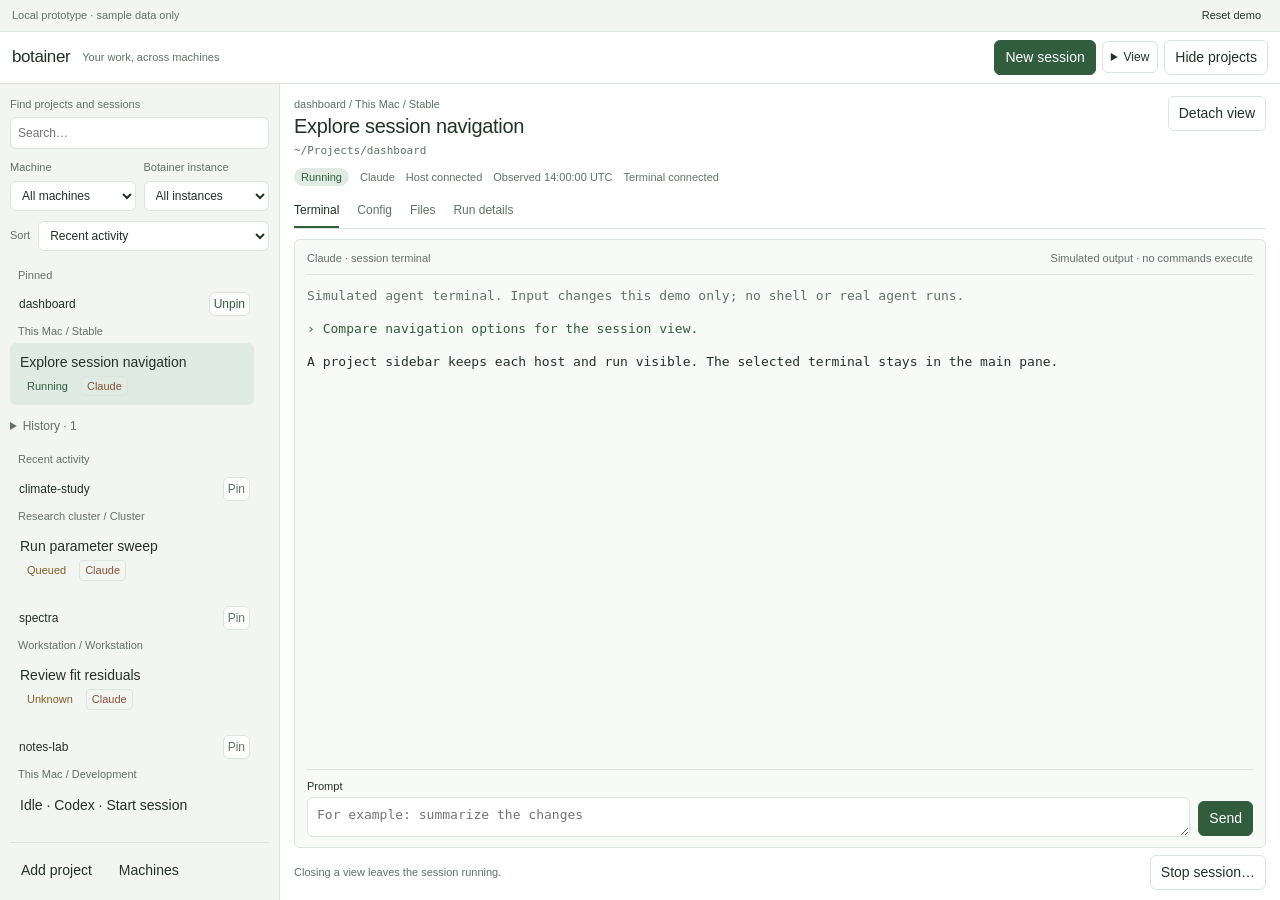
<file: prototype/index.html>
<!doctype html>
<!-- Generated by tools/prototype.py; edit workspace.html, model.js, controller.js. -->
<html lang="en">
<head>
  <meta charset="utf-8">
  <meta name="viewport" content="width=device-width, initial-scale=1">
  <meta name="referrer" content="no-referrer">
  <meta http-equiv="Content-Security-Policy" content="default-src 'none'; script-src 'unsafe-inline'; style-src 'unsafe-inline'; connect-src 'none'; img-src 'none'; font-src 'none'; object-src 'none'; base-uri 'none'; form-action 'none'">
  <title>Botainer Dashboard — terminal workspace prototype</title>
  <style>
    :root { color-scheme: light dark; }
    html, body.bt-standalone { width: 100%; height: 100%; margin: 0; padding: 0; overflow: hidden; }
    body.bt-standalone { background: light-dark(#fff, #1a1d1c); }
    @media (pointer: fine) { #botainer-study .cursor-interaction { cursor: pointer; } }
  </style>
</head>
<body class="bt-standalone">
<div id="botainer-study" aria-label="Botainer interactive prototype">
  <style>
    #botainer-study { --bt-bg:light-dark(#fff,#1a1d1c); --bt-side:light-dark(#f3f5f2,#202522); --bt-fg:light-dark(#233129,#e5ece7); --bt-muted:light-dark(#637168,#a6b5aa); --bt-line:light-dark(#dce4de,#354139); --bt-sel:light-dark(#e0ece3,#304b37); --bt-accent:light-dark(#305f3e,#b1d9b8); --bt-button:light-dark(#315d3e,#b8d8bd); --bt-button-fg:light-dark(#fff,#1a2a1e); --bt-term:light-dark(#f8faf8,#131a16); --bt-warn:light-dark(#805e21,#e8c67e); --bt-danger:light-dark(#983e36,#edaca4); --bt-sidebar-width:280px; color:var(--bt-fg); background:var(--bt-bg); font:14px/1.5 -apple-system,BlinkMacSystemFont,"Segoe UI",sans-serif; width:100%; min-width:0; }
    #botainer-study * { box-sizing:border-box; }
    #botainer-study [hidden] { display:none!important; }
    #botainer-study button, #botainer-study input, #botainer-study select, #botainer-study textarea { font:inherit; }
    #botainer-study button { border:1px solid var(--bt-line); border-radius:6px; background:var(--bt-bg); color:var(--bt-fg); padding:6px 10px; max-width:100%; }
    #botainer-study button:disabled { opacity:.45; }
    #botainer-study button.bt-primary { background:var(--bt-button); border-color:var(--bt-button); color:var(--bt-button-fg); }
    #botainer-study button.bt-danger { color:var(--bt-danger); }
    #botainer-study button.bt-quiet { background:transparent; border-color:transparent; }
    #botainer-study button:focus-visible, #botainer-study input:focus-visible, #botainer-study select:focus-visible, #botainer-study textarea:focus-visible, #botainer-study summary:focus-visible { outline:2px solid var(--bt-accent); outline-offset:2px; }
    #botainer-study label { display:block; font-size:12px; min-width:0; }
    #botainer-study input, #botainer-study select, #botainer-study textarea { display:block; width:100%; min-width:0; margin-top:5px; padding:7px 9px; background:var(--bt-bg); color:var(--bt-fg); border:1px solid var(--bt-line); border-radius:6px; }
    #botainer-study input[type="range"] { padding:0; border:0; accent-color:var(--bt-accent); }
    #botainer-study .bt-demo { display:flex; align-items:center; justify-content:space-between; gap:6px 12px; flex-wrap:wrap; flex-shrink:0; padding:4px 12px; font-size:11px; color:var(--bt-muted); background:var(--bt-side); border-bottom:1px solid var(--bt-line); }
    #botainer-study .bt-demo button { font-size:11px; padding:2px 6px; }
    #botainer-study .bt-window { display:flex; flex-direction:column; border:1px solid var(--bt-line); border-radius:8px; background:var(--bt-bg); min-width:0; min-height:540px; }
    #botainer-study .bt-top { display:flex; align-items:center; justify-content:space-between; gap:6px 14px; flex-wrap:wrap; flex-shrink:0; padding:8px 12px; border-bottom:1px solid var(--bt-line); }
    #botainer-study .bt-brand { min-width:0; font-size:17px; font-weight:500; letter-spacing:-.4px; display:flex; align-items:center; gap:12px; }
    #botainer-study .bt-brand span { color:var(--bt-muted); font-size:11px; font-weight:400; letter-spacing:0; }
    #botainer-study .bt-top-actions { display:flex; align-items:center; justify-content:flex-end; gap:6px; flex-wrap:wrap; min-width:0; }
    #botainer-study .bt-view-options { position:relative; margin:0; }
    #botainer-study .bt-view-options > summary { padding:6px 8px; border:1px solid var(--bt-line); border-radius:6px; color:var(--bt-fg); font-size:12px; list-style-position:inside; }
    #botainer-study .bt-view-menu { position:absolute; top:calc(100% + 8px); right:0; width:240px; max-width:calc(100vw - 24px); z-index:40; padding:14px; border:1px solid var(--bt-line); border-radius:8px; background:var(--bt-bg); box-shadow:0 8px 24px #0002; }
    #botainer-study .bt-view-menu button { width:100%; margin-bottom:12px; }
    #botainer-study .bt-layout { position:relative; display:grid; grid-template-columns:var(--bt-sidebar-width) minmax(0,1fr); grid-template-areas:"sidebar main"; flex:1; min-width:0; min-height:0; }
    #botainer-study .bt-sidebar { grid-area:sidebar; display:flex; flex-direction:column; gap:12px; min-width:0; min-height:0; padding:12px 10px; background:var(--bt-side); border-right:1px solid var(--bt-line); }
    #botainer-study .bt-sidebar-heading { display:flex; align-items:center; justify-content:space-between; gap:6px; font-size:12px; font-weight:500; }
    #botainer-study .bt-sidebar-filters { flex-shrink:0; display:grid; gap:10px; }
    #botainer-study .bt-filter-grid { display:grid; grid-template-columns:repeat(2,minmax(0,1fr)); gap:8px; }
    #botainer-study .bt-sidebar-filters label { color:var(--bt-muted); font-size:11px; }
    #botainer-study .bt-sidebar-filters input, #botainer-study .bt-sidebar-filters select { font-size:12px; padding:6px 7px; }
    #botainer-study .bt-sort-control { display:flex; align-items:center; gap:8px; }
    #botainer-study .bt-sort-control select { flex:1; margin:0; }
    #botainer-study .bt-projects { min-width:0; min-height:0; flex:1; overflow:auto; overscroll-behavior:contain; scrollbar-gutter:stable; }
    #botainer-study .bt-group { margin-bottom:16px; min-width:0; }
    #botainer-study .bt-list-heading { padding:0 8px; margin:4px 0 9px; color:var(--bt-muted); font-size:11px; }
    #botainer-study .bt-group-name, #botainer-study .bt-project-heading { display:flex; align-items:center; justify-content:space-between; gap:4px; padding:0 4px 4px; font-size:12px; font-weight:500; overflow-wrap:anywhere; }
    #botainer-study .bt-group-name button, #botainer-study .bt-project-heading button { padding:2px 4px; text-align:left; min-width:0; }
    #botainer-study .bt-project-heading .bt-project-name { flex:1; }
    #botainer-study .bt-pin { flex:0 0 auto; font-size:12px; color:var(--bt-muted); }
    #botainer-study .bt-pin[aria-pressed="true"] { color:var(--bt-accent); }
    #botainer-study .bt-session { width:100%; display:block; text-align:left; border:1px solid transparent; background:transparent; padding:8px 9px; margin-bottom:2px; }
    #botainer-study .bt-session[aria-pressed="true"] { background:var(--bt-sel); }
    #botainer-study .bt-session span { display:block; overflow-wrap:anywhere; }
    #botainer-study .bt-session-meta { color:var(--bt-muted); font-size:11px; margin-top:3px; }
    #botainer-study .bt-session .bt-session-meta { display:flex; align-items:center; gap:6px; flex-wrap:wrap; }
    #botainer-study .bt-project-context { padding:0 8px 3px; }
    #botainer-study .bt-agent-tag { display:inline-flex!important; align-items:center; border:1px solid var(--bt-line); border-radius:4px; padding:0 5px; font-size:11px; line-height:1.7; color:var(--bt-muted); white-space:nowrap; vertical-align:middle; }
    #botainer-study .bt-agent-tag[data-agent="claude"] { color:light-dark(#855039,#e7b39a); }
    #botainer-study .bt-agent-tag[data-agent="codex"] { color:light-dark(#355f83,#a4c6e2); }
    #botainer-study .bt-side-actions { display:flex; gap:5px; flex-wrap:wrap; flex-shrink:0; border-top:1px solid var(--bt-line); padding-top:10px; }
    #botainer-study .bt-main { grid-area:main; display:flex; flex-direction:column; min-width:0; min-height:0; padding:12px 14px 10px; }
    #botainer-study [data-slot="workspace"] { display:flex; flex-direction:column; flex:1; min-width:0; min-height:0; }
    #botainer-study .bt-eyebrow { color:var(--bt-muted); font-size:11px; margin-bottom:2px; overflow-wrap:anywhere; }
    #botainer-study h2 { font-size:20px; font-weight:500; line-height:1.25; letter-spacing:-.3px; margin:0 0 4px; overflow-wrap:anywhere; }
    #botainer-study h3 { font-size:15px; font-weight:500; margin:0 0 7px; }
    #botainer-study p { margin:7px 0; }
    #botainer-study .bt-heading { display:flex; align-items:flex-start; justify-content:space-between; gap:6px 12px; flex-wrap:wrap; flex-shrink:0; }
    #botainer-study .bt-heading > div:first-child { min-width:0; flex:1 1 150px; }
    #botainer-study .bt-path { color:var(--bt-muted); font:11px/1.5 ui-monospace,SFMono-Regular,monospace; overflow-wrap:anywhere; }
    #botainer-study .bt-badges { display:flex; gap:4px 11px; align-items:center; flex-wrap:wrap; flex-shrink:0; margin:8px 0; font-size:11px; color:var(--bt-muted); }
    #botainer-study .bt-badge { border-radius:12px; padding:1px 7px; background:var(--bt-side); color:var(--bt-fg); }
    #botainer-study .bt-badge[data-state="running"] { background:var(--bt-sel); color:var(--bt-accent); }
    #botainer-study .bt-badge[data-state="queued"], #botainer-study .bt-badge[data-state="unknown"] { color:var(--bt-warn); }
    #botainer-study .bt-tabs { display:flex; gap:18px; flex-shrink:0; overflow-x:auto; white-space:nowrap; border-bottom:1px solid var(--bt-line); margin-bottom:10px; }
    #botainer-study .bt-tabs button { flex:0 0 auto; border:0; border-radius:0; background:transparent; color:var(--bt-muted); padding:7px 0 9px; font-size:12px; }
    #botainer-study .bt-tabs button[aria-selected="true"] { color:var(--bt-fg); box-shadow:inset 0 -2px var(--bt-accent); }
    #botainer-study [role="tabpanel"] { min-width:0; min-height:0; }
    #botainer-study #bt-panel-terminal { display:flex; flex-direction:column; flex:1; min-height:300px; }
    #botainer-study .bt-terminal { display:flex; flex-direction:column; flex:1; min-width:0; min-height:0; background:var(--bt-term); border:1px solid var(--bt-line); border-radius:6px; padding:10px 12px; }
    #botainer-study .bt-terminal-top { display:flex; justify-content:space-between; flex-wrap:wrap; flex-shrink:0; gap:4px 8px; border-bottom:1px solid var(--bt-line); padding-bottom:7px; font-size:11px; color:var(--bt-muted); }
    #botainer-study .bt-transcript { flex:1; min-height:220px; padding:10px 0; font:13px/1.7 ui-monospace,SFMono-Regular,Menlo,monospace; white-space:pre-wrap; overflow-wrap:anywhere; }
    #botainer-study .bt-entry { margin:0 0 11px; }
    #botainer-study .bt-entry[data-kind="input"] { color:var(--bt-accent); }
    #botainer-study .bt-entry[data-kind="system"] { color:var(--bt-muted); }
    #botainer-study .bt-input-row { display:flex; align-items:flex-end; flex-wrap:wrap; flex-shrink:0; gap:8px; border-top:1px solid var(--bt-line); padding-top:8px; }
    #botainer-study .bt-input-row label { flex:1 1 220px; font-size:11px; }
    #botainer-study .bt-input-row textarea { resize:vertical; min-height:40px; max-height:30vh; font:13px/1.5 ui-monospace,SFMono-Regular,monospace; margin-top:3px; }
    #botainer-study .bt-input-row button { margin-bottom:1px; }
    #botainer-study .bt-footer { display:flex; justify-content:space-between; align-items:center; gap:5px 12px; flex-wrap:wrap; flex-shrink:0; margin-top:7px; }
    #botainer-study .bt-caption { font-size:11px; color:var(--bt-muted); overflow-wrap:anywhere; }
    #botainer-study .bt-callout { padding:16px 0; min-height:250px; overflow:auto; }
    #botainer-study .bt-callout p { max-width:58ch; color:var(--bt-muted); }
    #botainer-study .bt-actions { display:flex; flex-wrap:wrap; align-items:center; gap:8px; margin-top:16px; }
    #botainer-study .bt-fields { display:grid; grid-template-columns:repeat(2,minmax(0,1fr)); gap:14px; margin:16px 0; }
    #botainer-study .bt-fields .bt-full { grid-column:1/-1; }
    #botainer-study .bt-fields textarea { font:12px/1.6 ui-monospace,SFMono-Regular,monospace; min-height:100px; }
    #botainer-study .bt-code-editor, #botainer-study .bt-fields .bt-code-editor { width:100%; min-height:300px; resize:vertical; font:13px/1.6 ui-monospace,SFMono-Regular,Menlo,monospace; tab-size:2; white-space:pre; overflow:auto; }
    #botainer-study .bt-file-row { display:flex; align-items:center; gap:8px; width:100%; min-width:0; padding:8px 10px; text-align:left; border:0; border-bottom:1px solid var(--bt-line); border-radius:0; }
    #botainer-study .bt-file-row > span { min-width:0; overflow-wrap:anywhere; }
    #botainer-study .bt-file-row[aria-pressed="true"] { background:var(--bt-sel); }
    #botainer-study .bt-file-layout { display:grid; grid-template-columns:minmax(140px,220px) minmax(0,1fr); gap:14px; min-width:0; min-height:0; }
    #botainer-study .bt-file-list { min-width:0; overflow:auto; }
    #botainer-study .bt-validation { padding:9px 12px; border-left:3px solid var(--bt-accent); background:var(--bt-side); color:var(--bt-fg); font-size:12px; overflow-wrap:anywhere; }
    #botainer-study .bt-validation[data-error="true"], #botainer-study .bt-validation.bt-error { border-color:var(--bt-danger); color:var(--bt-danger); }
    #botainer-study .bt-validation:empty { display:none; }
    #botainer-study .bt-config-diff, #botainer-study .bt-code-preview { white-space:pre-wrap; overflow-wrap:anywhere; font:12px/1.7 ui-monospace,SFMono-Regular,monospace; }
    #botainer-study .bt-instance-row { padding:12px 0 15px 14px; border-bottom:1px solid var(--bt-line); }
    #botainer-study .bt-folder-picker { padding:16px; border:1px solid var(--bt-line); border-radius:6px; background:var(--bt-side); }
    #botainer-study .bt-file-preview { margin-top:18px; }
    #botainer-study .bt-summary { border-top:1px solid var(--bt-line); border-bottom:1px solid var(--bt-line); padding:11px 0; margin:14px 0; overflow-wrap:anywhere; }
    #botainer-study .bt-facts { display:grid; grid-template-columns:135px minmax(0,1fr); gap:10px 16px; margin:14px 0; }
    #botainer-study .bt-facts dt { color:var(--bt-muted); }
    #botainer-study .bt-facts dd { margin:0; overflow-wrap:anywhere; }
    #botainer-study .bt-notice { flex-shrink:0; max-height:100px; overflow:auto; font-size:12px; color:var(--bt-accent); padding:7px 0 0; overflow-wrap:anywhere; }
    #botainer-study .bt-notice:empty { display:none; }
    #botainer-study .bt-notice[data-error="true"] { color:var(--bt-danger); }
    #botainer-study .bt-machine { border-bottom:1px solid var(--bt-line); padding:14px 0; display:flex; align-items:center; justify-content:space-between; flex-wrap:wrap; gap:10px; }
    #botainer-study .bt-flow { flex:1; min-width:0; min-height:380px; }
    #botainer-study .bt-flow-intro { color:var(--bt-muted); }
    #botainer-study details { margin:12px 0; }
    #botainer-study summary { color:var(--bt-muted); font-size:12px; }
    #botainer-study .bt-steps { color:var(--bt-muted); font-size:11px; display:flex; gap:8px; flex-wrap:wrap; margin-bottom:12px; }
    #botainer-study .bt-steps strong { font-weight:500; color:var(--bt-fg); }
    #botainer-study[data-nav-open="false"] .bt-layout, #botainer-study[data-focus-terminal="true"] .bt-layout { grid-template-columns:minmax(0,1fr); grid-template-areas:"main"; }
    #botainer-study[data-nav-open="false"] .bt-sidebar, #botainer-study[data-focus-terminal="true"] .bt-sidebar { display:none; }
    #botainer-study[data-focus-terminal="true"] .bt-heading .bt-path, #botainer-study[data-focus-terminal="true"] .bt-badges { display:none; }
    #botainer-study[data-focus-terminal="true"] .bt-heading { margin-bottom:7px; }
    body.bt-standalone #botainer-study { height:100vh; height:100dvh; display:flex; flex-direction:column; overflow:hidden; }
    body.bt-standalone #botainer-study .bt-window { flex:1; min-height:0; border:0; border-radius:0; overflow:hidden; }
    body.bt-standalone #botainer-study .bt-layout, body.bt-standalone #botainer-study .bt-main, body.bt-standalone #botainer-study [data-slot="workspace"] { overflow:hidden; }
    body.bt-standalone #botainer-study [role="tabpanel"] { flex:1; overflow:auto; overscroll-behavior:contain; }
    body.bt-standalone #botainer-study #bt-panel-terminal { min-height:0; overflow:hidden; }
    body.bt-standalone #botainer-study .bt-transcript { min-height:0; overflow:auto; overscroll-behavior:contain; scrollbar-gutter:stable; }
    body.bt-standalone #botainer-study .bt-flow { min-height:0; overflow:auto; overscroll-behavior:contain; }
    @media(max-width:760px) {
      #botainer-study .bt-layout { grid-template-columns:minmax(0,1fr); grid-template-areas:"main"; }
      #botainer-study .bt-sidebar { display:none; position:absolute; z-index:30; inset:0 auto 0 0; width:min(var(--bt-sidebar-width),100%); box-shadow:12px 0 24px #0002; overflow:hidden; }
      #botainer-study[data-nav-open="true"]:not([data-focus-terminal="true"]) .bt-sidebar { display:flex; }
      #botainer-study .bt-main { padding:10px; }
      #botainer-study .bt-brand span { display:none; }
      #botainer-study .bt-fields { grid-template-columns:1fr; }
      #botainer-study .bt-file-layout { grid-template-columns:1fr; }
      #botainer-study .bt-file-list { max-height:180px; }
    }
    @media(max-width:420px) {
      #botainer-study .bt-top { padding:7px 9px; }
      #botainer-study .bt-top-actions { gap:4px; }
      #botainer-study .bt-top-actions > button { font-size:12px; padding:6px 8px; }
      #botainer-study .bt-brand { font-size:16px; }
      #botainer-study .bt-facts { grid-template-columns:1fr; gap:3px; }
      #botainer-study .bt-facts dd { margin-bottom:8px; }
      #botainer-study .bt-heading h2 { font-size:18px; }
      #botainer-study .bt-tabs { gap:15px; }
      #botainer-study .bt-terminal { padding:9px; }
      #botainer-study .bt-input-row { flex-wrap:nowrap; }
      #botainer-study .bt-input-row label { flex:1 1 140px; }
      #botainer-study .bt-input-row button { flex-shrink:0; }
      #botainer-study .bt-footer .bt-caption { display:none; }
      #botainer-study .bt-footer { justify-content:flex-end; }
    }
    @media(max-height:650px) {
      body.bt-standalone #botainer-study .bt-heading .bt-path { display:none; }
      body.bt-standalone #botainer-study .bt-badges > span:nth-child(n+4) { display:none; }
      body.bt-standalone #botainer-study .bt-top { padding-top:4px; padding-bottom:4px; }
      body.bt-standalone #botainer-study .bt-view-options { margin:0; }
      body.bt-standalone #botainer-study .bt-sidebar { overflow:auto; }
      body.bt-standalone #botainer-study .bt-projects { flex:1 0 120px; }
    }
    @media(pointer:coarse) { #botainer-study button, #botainer-study summary { min-height:44px; } #botainer-study input, #botainer-study select, #botainer-study textarea, #botainer-study .bt-sidebar-filters input, #botainer-study .bt-sidebar-filters select { font-size:16px; min-height:44px; } #botainer-study .bt-view-options > summary { display:flex; align-items:center; } }
  </style>
  <div class="bt-demo"><span>Local prototype · sample data only</span><button type="button" class="bt-quiet cursor-interaction" data-action="reset">Reset demo</button></div>
  <div class="bt-window">
    <header class="bt-top">
      <div class="bt-brand">botainer <span>Your work, across machines</span></div>
      <div class="bt-top-actions">
        <button type="button" class="bt-primary cursor-interaction" data-action="new-session">New session</button>
        <details class="bt-view-options">
          <summary class="cursor-interaction">View</summary>
          <div class="bt-view-menu">
            <button type="button" class="cursor-interaction" data-action="focus-terminal" aria-pressed="false">Focus terminal</button>
            <label>Project sidebar width<input type="range" data-slot="sidebar-width" min="240" max="420" step="10" value="280" aria-label="Project sidebar width in pixels"></label>
            <p class="bt-caption">Projects appear on the left. On small screens, Projects opens the list from the left over the workspace.</p>
          </div>
        </details>
        <button type="button" class="cursor-interaction" data-action="toggle-nav" aria-controls="bt-project-sidebar" aria-expanded="true">Projects</button>
      </div>
    </header>
    <div class="bt-layout">
      <aside class="bt-sidebar" id="bt-project-sidebar" aria-label="Project and session navigation">
        <div class="bt-sidebar-filters">
          <label>Find projects and sessions<input type="search" data-slot="project-search" placeholder="Search…" autocomplete="off" aria-label="Find projects and sessions"></label>
          <div class="bt-filter-grid">
            <label>Machine<select data-slot="host-filter" aria-label="Filter projects by machine"></select></label>
            <label>Botainer instance<select data-slot="installation-filter" aria-label="Filter projects by Botainer instance"></select></label>
          </div>
          <label class="bt-sort-control">Sort<select data-slot="project-sort" aria-label="Sort projects"><option value="recent">Recent activity</option><option value="name">Project name</option><option value="active">Active first</option></select></label>
        </div>
        <div class="bt-projects" data-slot="projects"></div>
        <div class="bt-side-actions"><button type="button" class="bt-quiet cursor-interaction" data-action="new-project">Add project</button><button type="button" class="bt-quiet cursor-interaction" data-action="machines">Machines</button></div>
      </aside>
      <main class="bt-main">
        <section data-slot="workspace">
          <div class="bt-heading"><div><div class="bt-eyebrow" data-slot="breadcrumb"></div><h2 data-slot="title"></h2><div class="bt-path" data-slot="path"></div></div><div data-slot="header-action"></div></div>
          <div class="bt-badges" data-slot="badges"></div>
          <nav class="bt-tabs" role="tablist" aria-label="Workspace views">
            <button type="button" role="tab" class="cursor-interaction" id="bt-tab-terminal" aria-controls="bt-panel-terminal" aria-selected="true" data-tab="terminal">Terminal</button>
            <button type="button" role="tab" class="cursor-interaction" id="bt-tab-settings" aria-controls="bt-panel-settings" aria-selected="false" data-tab="settings">Config</button>
            <button type="button" role="tab" class="cursor-interaction" id="bt-tab-files" aria-controls="bt-panel-files" aria-selected="false" data-tab="files">Files</button>
            <button type="button" role="tab" class="cursor-interaction" id="bt-tab-details" aria-controls="bt-panel-details" aria-selected="false" data-tab="details">Run details</button>
          </nav>
          <section id="bt-panel-terminal" role="tabpanel" aria-labelledby="bt-tab-terminal"></section>
          <section id="bt-panel-settings" role="tabpanel" aria-labelledby="bt-tab-settings" hidden></section>
          <section id="bt-panel-files" role="tabpanel" aria-labelledby="bt-tab-files" hidden></section>
          <section id="bt-panel-details" role="tabpanel" aria-labelledby="bt-tab-details" hidden></section>
        </section>
        <section class="bt-flow" data-slot="flow" hidden></section>
        <div class="bt-notice" data-slot="notice" aria-live="polite"></div>
      </main>
    </div>
  </div>
  <script>
/* Dependency-free, in-memory demonstration. Nothing here invokes a shell,
 * connects to a host, reads a directory, or changes Botainer configuration. */
(function (root) {
  'use strict';

  const LIVE = new Set(['starting', 'queued', 'running']);
  const CONFIG_KEYS = ['agent', 'authMode', 'authProfile', 'credentialStore',
    'network', 'runtime', 'cpus', 'memoryGb', 'timeLimitMinutes'];
  const IDENTITY_KEYS = ['agent', 'authMode', 'authProfile', 'credentialStore'];
  const copy = value => JSON.parse(JSON.stringify(value));
  const freezeCopy = value => {
    const cloned = copy(value);
    function freeze(node) {
      if (node && typeof node === 'object') { Object.values(node).forEach(freeze); Object.freeze(node); }
      return node;
    }
    return freeze(cloned);
  };
  const stringifyConfig = config => JSON.stringify(config, null, 2) + '\n';
  const ok = value => Object.assign({ok: true}, value);
  const fail = (code, message, details) => ({ok: false,
    error: Object.assign({code, message}, details || {})});
  const isObject = value => value !== null && typeof value === 'object' && !Array.isArray(value);
  const defaults = runtime => ({agent: 'claude', authMode: 'isolated',
    authProfile: 'default', credentialStore: '', network: 'internet', runtime,
    cpus: 2, memoryGb: 4, timeLimitMinutes: 120});
  const policyDefaults = () => ({version: 'policy-v1', default_auth_mode: 'isolated',
    network: {default_mode: 'internet'}});

  function validateInstallationConfig(config) {
    const errors = [];
    if (!isObject(config)) return fail('INVALID_CONFIG', 'Instance policy must be an object.');
    if (Object.keys(config).some(key => !['version', 'default_auth_mode', 'network'].includes(key))) {
      errors.push('This demo supports version, default_auth_mode, and network in instance policy.');
    }
    if (config.version !== 'policy-v1') errors.push('Instance policy version must be policy-v1.');
    if (!['isolated', 'shared'].includes(config.default_auth_mode)) errors.push('Choose isolated or shared as the default credential mode.');
    if (!isObject(config.network) || Object.keys(config.network).some(key => key !== 'default_mode') ||
        !['internet', 'none'].includes(config.network.default_mode)) {
      errors.push('network.default_mode must be internet or none in this demo policy.');
    }
    return errors.length ? fail('INVALID_CONFIG', errors[0], {issues: errors}) : ok({config: copy(config)});
  }

  // JSON is a YAML-compatible subset. This prototype deliberately uses only
  // JSON.parse: it neither parses general YAML nor writes any actual policy file.
  function parseConfigText(text, validator) {
    if (typeof text !== 'string') return fail('INVALID_CONFIG_TEXT', 'Enter configuration as JSON text.');
    let parsed;
    try { parsed = JSON.parse(text); }
    catch (_) {
      return fail('CONFIG_PARSE_ERROR', 'Enter valid JSON. The demo accepts this YAML-compatible subset, not general YAML syntax.');
    }
    const result = validator(parsed);
    return result.ok ? ok({config: result.config, format: 'json'}) : result;
  }

  function validateConfig(config, host) {
    const errors = [];
    if (!isObject(config)) return fail('INVALID_CONFIG', 'Configuration must be an object.');
    Object.keys(config).forEach(key => {
      if (!CONFIG_KEYS.includes(key)) errors.push('Unknown setting: ' + key + '.');
    });
    if (!['claude', 'codex'].includes(config.agent)) errors.push('Choose Claude or Codex.');
    if (!['isolated', 'shared', 'broker'].includes(config.authMode)) errors.push('Choose a supported credential mode.');
    if (config.agent === 'codex' && config.authMode === 'broker') {
      errors.push('Codex broker is not verified for this prototype. Choose isolated or shared credentials.');
    }
    if (!/^[a-zA-Z0-9][a-zA-Z0-9._-]{0,63}$/.test(config.authProfile || '')) {
      errors.push('Credential profile needs a name using letters, numbers, dots, underscores, or hyphens.');
    }
    if (typeof config.credentialStore !== 'string' || config.credentialStore.length > 120) {
      errors.push('Credential store must be a label of at most 120 characters.');
    }
    if (!['internet', 'none'].includes(config.network)) errors.push('Choose internet access or no network.');
    if (!['docker', 'apptainer'].includes(config.runtime)) errors.push('Choose a supported runtime.');
    if (host && config.runtime !== host.runtime) errors.push('This host uses ' + host.runtime + '.');
    if (host && host.kind === 'slurm' && config.authMode === 'broker') {
      errors.push('Broker mode is not supported by this simulated Slurm launch route.');
    }
    [['cpus', 1, 256, 'CPUs'], ['memoryGb', 1, 1024, 'Memory in GB'],
      ['timeLimitMinutes', 1, 10080, 'Time limit in minutes']].forEach(rule => {
      if (!Number.isInteger(config[rule[0]]) || config[rule[0]] < rule[1] || config[rule[0]] > rule[2]) {
        errors.push(rule[3] + ' must be an integer from ' + rule[1] + ' to ' + rule[2] + '.');
      }
    });
    return errors.length ? fail('INVALID_CONFIG', errors[0], {issues: errors}) : ok({config: copy(config)});
  }

  function createDemo() {
    let tickCount = 0;
    let projectCount = 4;
    let sessionCount = 4;
    let operationCount = 0;
    let entryCount = 0;
    const baseTime = Date.parse('2026-09-19T14:00:00.000Z');
    const requestResults = new Map();
    const state = {
      schemaVersion: 1,
      simulated: true,
      revision: 0,
      now: new Date(baseTime).toISOString(),
      hosts: [
        {id: 'local', name: 'This Mac', kind: 'local', runtime: 'docker', reachable: true, lastSeenAt: new Date(baseTime).toISOString()},
        {id: 'cluster', name: 'Research cluster', kind: 'slurm', runtime: 'apptainer', reachable: true, lastSeenAt: new Date(baseTime).toISOString()},
        {id: 'workstation', name: 'Workstation', kind: 'ssh', runtime: 'docker', reachable: false, lastSeenAt: new Date(baseTime - 12 * 60000).toISOString()}
      ],
      installations: [],
      projects: [],
      sessions: [],
      operations: []
    };

    const getHost = id => state.hosts.find(host => host.id === id) || null;
    const getInstallation = id => state.installations.find(installation => installation.id === id) || null;
    const defaultInstallation = hostId => state.installations.find(installation => installation.hostId === hostId) || null;
    const getProject = id => state.projects.find(project => project.id === id) || null;
    const getSession = id => state.sessions.find(session => session.id === id) || null;
    const getLiveSession = projectId => state.sessions.find(session => session.projectId === projectId && LIVE.has(session.status)) || null;
    const latestSession = projectId => state.sessions.filter(session => session.projectId === projectId).slice(-1)[0] || null;
    const sameCheckout = (a, b) => a.hostId === b.hostId && a.path === b.path;
    const checkoutLiveSession = project => state.sessions.find(session => LIVE.has(session.status) &&
      sameCheckout(project, getProject(session.projectId))) || null;
    function tick() {
      state.now = new Date(baseTime + (++tickCount) * 1000).toISOString();
      state.revision += 1;
      return state.now;
    }
    function append(session, kind, text) {
      session.transcript.push({id: 'entry-' + (++entryCount), kind, text, at: state.now});
      session.transcript = session.transcript.slice(-120);
    }
    function observed(session) {
      session.observedAt = state.now;
      getHost(session.hostId).lastSeenAt = state.now;
    }
    function seedInstallation(id, hostId, name, executable, stateRoot, version) {
      const config = policyDefaults();
      state.installations.push({id, hostId, name, executable, stateRoot, version,
        configRevision: 1, draftBaseRevision: 1, savedConfig: copy(config),
        draftConfig: copy(config), draftText: stringifyConfig(config), draftError: null,
        configScope: 'Instance policy', configPath: stateRoot + '/policy.yaml'});
    }
    seedInstallation('install-local-stable', 'local', 'Stable', '~/Tools/botainer-stable/bin/botainer', '~/.botainer', '0.1.0-demo');
    seedInstallation('install-local-dev', 'local', 'Development', '~/Projects/botainer/bin/botainer', '~/.botainer-dev', '0.1.x-dev-demo');
    seedInstallation('install-cluster', 'cluster', 'Cluster', '~/bin/botainer', '~/.botainer', '0.1.0-demo');
    seedInstallation('install-workstation', 'workstation', 'Workstation', '~/bin/botainer', '~/.botainer', '0.1.0-demo');

    function seedProject(id, name, path, hostId, overrides, installationId) {
      const installation = getInstallation(installationId) || defaultInstallation(hostId);
      const config = Object.assign(defaults(getHost(hostId).runtime), {
        authMode: installation.savedConfig.default_auth_mode,
        network: installation.savedConfig.network.default_mode
      }, overrides || {});
      const project = {id, name, path, hostId, installationId: installation.id,
        kind: 'existing', pinned: false,
        configRevision: 1, draftBaseRevision: 1, savedConfig: copy(config),
        draftConfig: copy(config), draftText: stringifyConfig(config), draftError: null,
        createdAt: state.now};
      state.projects.push(project);
      return project;
    }
    function makeSession(id, project, status, title, operationId) {
      const host = getHost(project.hostId);
      const installation = getInstallation(project.installationId);
      return {id, projectId: project.id, hostId: project.hostId, title,
        installationId: installation.id,
        installationSnapshot: freezeCopy({id: installation.id, hostId: installation.hostId,
          name: installation.name, executable: installation.executable,
          stateRoot: installation.stateRoot, version: installation.version,
          configRevision: installation.configRevision, config: installation.savedConfig}),
        status, operationId: operationId || null, runtime: project.savedConfig.runtime,
        launchConfig: Object.freeze(copy(project.savedConfig)),
        launchConfigRevision: project.configRevision, createdAt: state.now,
        startedAt: status === 'running' ? state.now : null, endedAt: null,
        observedAt: host.lastSeenAt, lastActivityAt: null, terminalConnected: false,
        jobId: host.kind === 'slurm' ? 'demo-job-' + id : null,
        queueReason: status === 'queued' ? 'Waiting for resources (simulated)' : null,
        transcript: []};
    }

    seedProject('p-dashboard', 'dashboard', '~/Projects/dashboard', 'local').pinned = true;
    seedProject('p-cluster', 'climate-study', '~/Projects/climate-study', 'cluster', {authMode: 'shared', cpus: 4, memoryGb: 16});
    seedProject('p-notes', 'notes-lab', '~/Projects/notes-lab', 'local', {agent: 'codex'}, 'install-local-dev');
    seedProject('p-workstation', 'spectra', '~/Projects/spectra', 'workstation');
    const history = makeSession('s-history', getProject('p-dashboard'), 'stopped', 'Review the launch flow');
    history.createdAt = new Date(baseTime - 45 * 60000).toISOString();
    history.startedAt = history.createdAt;
    history.endedAt = new Date(baseTime - 30 * 60000).toISOString();
    history.lastActivityAt = history.endedAt;
    history.launchConfig = Object.freeze(Object.assign({}, history.launchConfig, {network: 'none'}));
    append(history, 'system', 'Earlier simulated run. This retained transcript is sample data.');
    append(history, 'input', 'Review the new-session flow.');
    append(history, 'agent', 'The launch review should show the host and saved project settings before starting.');
    append(history, 'system', 'Simulated session stopped. Start a new run to continue working.');
    history.transcript.forEach(entry => { entry.at = history.endedAt; });
    const local = makeSession('s-local', getProject('p-dashboard'), 'running', 'Explore session navigation');
    local.createdAt = new Date(baseTime - 5 * 60000).toISOString();
    local.startedAt = local.createdAt;
    local.lastActivityAt = new Date(baseTime - 20 * 1000).toISOString();
    local.terminalConnected = true;
    append(local, 'system', 'Simulated agent terminal. Input changes this demo only; no shell or real agent runs.');
    append(local, 'input', 'Compare navigation options for the session view.');
    append(local, 'agent', 'A project sidebar keeps each host and run visible. The selected terminal stays in the main pane.');
    const cluster = makeSession('s-cluster', getProject('p-cluster'), 'queued', 'Run parameter sweep');
    append(cluster, 'system', 'Simulated allocation queued. Advance the demo allocation to make its terminal available.');
    const offline = makeSession('s-workstation', getProject('p-workstation'), 'running', 'Review fit residuals');
    offline.createdAt = getHost('workstation').lastSeenAt;
    offline.startedAt = offline.createdAt;
    offline.lastActivityAt = offline.createdAt;
    append(offline, 'system', 'Last observed: running. Workstation is unreachable; this run may still be active.');
    state.sessions.push(history, local, cluster, offline);

    function projectCheck(id) {
      const project = getProject(id);
      return project ? ok({project}) : fail('PROJECT_NOT_FOUND', 'Project not found.');
    }
    function sessionCheck(id, requireHost) {
      const session = getSession(id);
      if (!session) return fail('SESSION_NOT_FOUND', 'Session not found.');
      const host = getHost(session.hostId);
      if (requireHost && !host.reachable) return fail('HOST_UNREACHABLE', host.name + ' is unreachable. Reconnect the host first.');
      return ok({session, host});
    }
    function configDiff(projectId) {
      const project = getProject(projectId);
      if (!project) return [];
      return CONFIG_KEYS.filter(key => project.savedConfig[key] !== project.draftConfig[key])
        .map(key => ({key, before: project.savedConfig[key], after: project.draftConfig[key]}));
    }
    const hasDraftChanges = projectId => {
      const project = getProject(projectId);
      return Boolean(project && (project.draftError || configDiff(projectId).length > 0));
    };

    function projectActivity(projectId) {
      return state.sessions.filter(session => session.projectId === projectId)
        .flatMap(session => [session.createdAt, session.startedAt, session.endedAt, session.lastActivityAt])
        .filter(Boolean).sort().slice(-1)[0] || null;
    }
    function setProjectPinned(projectId, pinned) {
      const checked = projectCheck(projectId);
      if (!checked.ok) return checked;
      if (typeof pinned !== 'boolean') return fail('INVALID_PIN', 'Pinned must be true or false.');
      if (checked.project.pinned === pinned) return ok({project: checked.project, changed: false});
      checked.project.pinned = pinned;
      tick();
      return ok({project: checked.project, changed: true});
    }
    function listProjects(options) {
      options = options || {};
      const query = typeof options.query === 'string' ? options.query.trim().toLowerCase() : '';
      const sort = ['recent', 'name', 'active'].includes(options.sort) ? options.sort : 'recent';
      return state.projects.filter(project => {
        if (options.hostId && project.hostId !== options.hostId) return false;
        if (options.installationId && project.installationId !== options.installationId) return false;
        const installation = getInstallation(project.installationId);
        const titles = state.sessions.filter(session => session.projectId === project.id).flatMap(session => [session.title, session.launchConfig.agent]);
        return [project.name, project.path, project.savedConfig.agent, getHost(project.hostId).name,
          installation.name, installation.executable, installation.stateRoot, ...titles]
          .join(' ').toLowerCase().includes(query);
      }).sort((a, b) => {
        const pinned = Number(b.pinned) - Number(a.pinned);
        if (pinned) return pinned;
        if (sort === 'active') {
          const active = Number(Boolean(getLiveSession(b.id))) - Number(Boolean(getLiveSession(a.id)));
          if (active) return active;
        }
        if (sort !== 'name') {
          const recent = (projectActivity(b.id) || '').localeCompare(projectActivity(a.id) || '');
          if (recent) return recent;
        }
        return a.name.localeCompare(b.name) || a.id.localeCompare(b.id);
      });
    }

    function createProject(input) {
      if (!isObject(input)) return fail('INVALID_PROJECT', 'Enter the project details.');
      const installation = input.installationId ? getInstallation(input.installationId) : defaultInstallation(input.hostId);
      if (!installation) return fail('INSTALLATION_NOT_FOUND', 'Choose a known Botainer installation.');
      if (input.hostId && installation.hostId !== input.hostId) return fail('INSTALLATION_HOST_MISMATCH', 'That Botainer installation belongs to a different host.');
      const host = getHost(installation.hostId);
      if (!host) return fail('HOST_NOT_FOUND', 'Choose a known host.');
      if (!host.reachable) return fail('HOST_UNREACHABLE', host.name + ' is unreachable. Reconnect the host first.');
      const name = typeof input.name === 'string' ? input.name.trim() : '';
      const path = typeof input.path === 'string' ? input.path.trim().replace(/\/+$/, '') : '';
      if (!name || name.length > 80) return fail('INVALID_PROJECT', 'Enter a project name of at most 80 characters.');
      if (!path || path.length > 300 || /[\u0000-\u001f\u007f]/.test(path)) return fail('INVALID_PROJECT', 'Enter a folder path without control characters.');
      if (!['existing', 'empty'].includes(input.kind)) return fail('INVALID_PROJECT', 'Choose an existing folder or a new empty folder.');
      const existing = state.projects.find(project => project.hostId === host.id && project.path === path);
      if (existing) {
        const other = getInstallation(existing.installationId);
        const sameNamespace = other.stateRoot.replace(/\/+$/, '') === installation.stateRoot.replace(/\/+$/, '');
        return fail('PROJECT_EXISTS', 'Already registered via ' + other.name + '. ' +
          (sameNamespace ? 'Changing the executable does not create a separate state namespace. ' : 'The checkout still has one project configuration file. ') +
          'Choose a separate checkout.', {projectId: existing.id, sameNamespace});
      }
      if (input.config !== undefined && !isObject(input.config)) return fail('INVALID_CONFIG', 'Configuration must be an object.');
      const config = Object.assign(defaults(host.runtime), {
        authMode: installation.savedConfig.default_auth_mode,
        network: installation.savedConfig.network.default_mode
      }, input.config || {});
      const validation = validateConfig(config, host);
      if (!validation.ok) return validation;
      tick();
      const project = seedProject('p-created-' + (++projectCount), name, path, host.id, config, installation.id);
      project.kind = input.kind;
      host.lastSeenAt = state.now;
      return ok({project, simulated: true});
    }

    function updateDraft(projectId, patch) {
      const checked = projectCheck(projectId);
      if (!checked.ok) return checked;
      if (!isObject(patch) || Object.keys(patch).some(key => !CONFIG_KEYS.includes(key))) {
        return fail('INVALID_CONFIG', 'The draft contains an unknown setting.');
      }
      const project = checked.project;
      project.draftConfig = Object.assign({}, project.draftConfig, copy(patch));
      project.draftText = stringifyConfig(project.draftConfig);
      const validation = validateConfig(project.draftConfig, getHost(project.hostId));
      project.draftError = validation.ok ? null : validation.error;
      tick();
      return ok({project, changes: configDiff(projectId)});
    }
    function resetDraft(projectId) {
      const checked = projectCheck(projectId);
      if (!checked.ok) return checked;
      checked.project.draftConfig = copy(checked.project.savedConfig);
      checked.project.draftText = stringifyConfig(checked.project.savedConfig);
      checked.project.draftError = null;
      checked.project.draftBaseRevision = checked.project.configRevision;
      tick();
      return ok({project: checked.project});
    }
    function saveConfig(projectId, expectedRevision) {
      const checked = projectCheck(projectId);
      if (!checked.ok) return checked;
      const project = checked.project;
      const host = getHost(project.hostId);
      if (!host.reachable) return fail('HOST_UNREACHABLE', host.name + ' is unreachable. The draft is kept locally.');
      const expected = expectedRevision === undefined ? project.draftBaseRevision : expectedRevision;
      if (expected !== project.configRevision) return fail('CONFIG_CONFLICT', 'Saved settings changed after this draft was opened. Review the latest settings before saving.');
      if (project.draftError) return {ok: false, error: project.draftError};
      const validation = validateConfig(project.draftConfig, host);
      if (!validation.ok) return validation;
      const changes = configDiff(projectId);
      if (checkoutLiveSession(project) && changes.some(change => IDENTITY_KEYS.includes(change.key))) {
        return fail('CONFIG_REQUIRES_STOP', 'Stop this project’s current run before changing its agent or credential settings. Your draft is preserved.');
      }
      if (!changes.length) return ok({project, changed: false});
      tick();
      project.savedConfig = copy(project.draftConfig);
      project.configRevision += 1;
      project.draftBaseRevision = project.configRevision;
      host.lastSeenAt = state.now;
      return ok({project, changed: true});
    }

    function serializeProjectConfig(projectId, options) {
      const project = getProject(projectId);
      return project ? (options && options.draft === false ? stringifyConfig(project.savedConfig) : project.draftText) : null;
    }
    function validateProjectConfigText(projectId, text) {
      const checked = projectCheck(projectId);
      if (!checked.ok) return checked;
      return parseConfigText(text, config => validateConfig(config, getHost(checked.project.hostId)));
    }
    function updateProjectConfigText(projectId, text) {
      const checked = projectCheck(projectId);
      if (!checked.ok) return checked;
      if (typeof text !== 'string') return fail('INVALID_CONFIG_TEXT', 'Enter configuration as JSON text.');
      const project = checked.project;
      const result = validateProjectConfigText(projectId, text);
      project.draftText = text;
      project.draftError = result.ok ? null : result.error;
      if (result.ok) project.draftConfig = copy(result.config);
      tick();
      return Object.assign({}, result, {project});
    }
    function saveProjectConfigText(projectId, text, expectedRevision) {
      const project = getProject(projectId);
      if (!project) return fail('PROJECT_NOT_FOUND', 'Project not found.');
      const updated = updateProjectConfigText(projectId, text === undefined ? project.draftText : text);
      return updated.ok ? saveConfig(projectId, expectedRevision) : updated;
    }
    function serializeInstallationConfig(installationId, options) {
      const installation = getInstallation(installationId);
      return installation ? (options && options.draft === false ? stringifyConfig(installation.savedConfig) : installation.draftText) : null;
    }
    function validateInstallationConfigText(installationId, text) {
      if (!getInstallation(installationId)) return fail('INSTALLATION_NOT_FOUND', 'Botainer installation not found.');
      return parseConfigText(text, validateInstallationConfig);
    }
    function updateInstallationConfigText(installationId, text) {
      const installation = getInstallation(installationId);
      if (!installation) return fail('INSTALLATION_NOT_FOUND', 'Botainer installation not found.');
      if (typeof text !== 'string') return fail('INVALID_CONFIG_TEXT', 'Enter configuration as JSON text.');
      const result = validateInstallationConfigText(installationId, text);
      installation.draftText = text;
      installation.draftError = result.ok ? null : result.error;
      if (result.ok) installation.draftConfig = copy(result.config);
      tick();
      return Object.assign({}, result, {installation});
    }
    function installationConfigDiff(installationId) {
      const installation = getInstallation(installationId);
      if (!installation) return [];
      const saved = installation.savedConfig;
      const draft = installation.draftConfig;
      return [['default_auth_mode', saved.default_auth_mode, draft.default_auth_mode],
        ['network.default_mode', saved.network.default_mode, draft.network.default_mode]]
        .filter(change => change[1] !== change[2])
        .map(change => ({key: change[0], before: change[1], after: change[2]}));
    }
    function hasInstallationDraftChanges(installationId) {
      const installation = getInstallation(installationId);
      return Boolean(installation && (installation.draftError || installationConfigDiff(installationId).length));
    }
    function resetInstallationDraft(installationId) {
      const installation = getInstallation(installationId);
      if (!installation) return fail('INSTALLATION_NOT_FOUND', 'Botainer installation not found.');
      installation.draftConfig = copy(installation.savedConfig);
      installation.draftText = stringifyConfig(installation.savedConfig);
      installation.draftError = null;
      installation.draftBaseRevision = installation.configRevision;
      tick();
      return ok({installation});
    }
    function saveInstallationConfig(installationId, expectedRevision) {
      const installation = getInstallation(installationId);
      if (!installation) return fail('INSTALLATION_NOT_FOUND', 'Botainer installation not found.');
      const host = getHost(installation.hostId);
      if (!host.reachable) return fail('HOST_UNREACHABLE', host.name + ' is unreachable. The policy draft is kept locally.');
      const expected = expectedRevision === undefined ? installation.draftBaseRevision : expectedRevision;
      if (expected !== installation.configRevision) return fail('CONFIG_CONFLICT', 'Saved instance policy changed after this draft was opened. Review it before saving.');
      if (installation.draftError) return {ok: false, error: installation.draftError};
      const validation = validateInstallationConfig(installation.draftConfig);
      if (!validation.ok) return validation;
      if (!installationConfigDiff(installationId).length) return ok({installation, changed: false});
      tick();
      installation.savedConfig = copy(installation.draftConfig);
      installation.configRevision += 1;
      installation.draftBaseRevision = installation.configRevision;
      host.lastSeenAt = state.now;
      return ok({installation, changed: true});
    }
    function saveInstallationConfigText(installationId, text, expectedRevision) {
      const installation = getInstallation(installationId);
      if (!installation) return fail('INSTALLATION_NOT_FOUND', 'Botainer installation not found.');
      const updated = updateInstallationConfigText(installationId, text === undefined ? installation.draftText : text);
      return updated.ok ? saveInstallationConfig(installationId, expectedRevision) : updated;
    }

    function storeKey(project, config, installationSnapshot) {
      const installation = installationSnapshot || getInstallation(project.installationId);
      return config.credentialStore || [project.hostId, installation.stateRoot, config.agent, config.authProfile].join(':');
    }
    function authConflict(projectId, config) {
      const project = getProject(projectId);
      if (!project) return null;
      const candidate = config || project.savedConfig;
      if (candidate.authMode === 'isolated') return null;
      return state.sessions.find(session => {
        if (!LIVE.has(session.status)) return false;
        const other = session.launchConfig;
        if (other.authMode === 'isolated' || other.agent !== candidate.agent) return false;
        if (candidate.authMode !== 'shared' && other.authMode !== 'shared') return false;
        return storeKey(project, candidate) === storeKey(getProject(session.projectId), other, session.installationSnapshot);
      }) || null;
    }
    function startSession(projectId, options) {
      options = options || {};
      const checked = projectCheck(projectId);
      if (!checked.ok) return checked;
      if (options.requestId && requestResults.has(options.requestId)) {
        const prior = requestResults.get(options.requestId);
        if (prior.projectId !== projectId) return fail('REQUEST_CONFLICT', 'This request ID belongs to another project.');
        return ok({session: getSession(prior.sessionId), operation: state.operations.find(operation => operation.id === prior.operationId), reused: true});
      }
      const project = checked.project;
      const host = getHost(project.hostId);
      if (!host.reachable) return fail('HOST_UNREACHABLE', host.name + ' is unreachable. Reconnect the host first.');
      const installation = getInstallation(project.installationId);
      if (!installation || installation.hostId !== project.hostId) return fail('INSTALLATION_NOT_FOUND', 'This project needs a matching Botainer installation.');
      const live = checkoutLiveSession(project);
      if (live) return fail('PROJECT_BUSY', 'This project already has a live run. Reconnect to it or stop it before starting another.', {sessionId: live.id});
      const validation = validateConfig(project.savedConfig, host);
      if (!validation.ok) return validation;
      if (installation.savedConfig.network.default_mode === 'none' && project.savedConfig.network !== 'none') {
        return fail('POLICY_REFUSED', 'This instance policy allows no network. Change the project’s saved network setting or review instance policy before launching.');
      }
      const conflict = authConflict(projectId);
      if (conflict) return fail('AUTH_CONFLICT', 'Another live run can refresh the same shared login. Stop that run or choose an independent project login.', {sessionId: conflict.id, projectId: conflict.projectId});
      const title = typeof options.title === 'string' && options.title.trim() ? options.title.trim() : 'New session';
      if (title.length > 100) return fail('INVALID_TITLE', 'Use a session title of at most 100 characters.');
      tick();
      const status = host.kind === 'slurm' ? 'queued' : 'starting';
      const operation = {id: 'op-' + (++operationCount), action: 'start', projectId, status, createdAt: state.now};
      const session = makeSession('s-created-' + (++sessionCount), project, status, title, operation.id);
      operation.sessionId = session.id;
      state.operations.push(operation);
      state.sessions.push(session);
      observed(session);
      append(session, 'system', status === 'queued' ? 'Simulated allocation queued. Advance the demo allocation when ready.' : 'Starting a simulated container. Advance startup to connect its terminal.');
      if (options.requestId) requestResults.set(options.requestId, {projectId, sessionId: session.id, operationId: operation.id});
      return ok({session, operation, reused: false});
    }
    function advanceSession(sessionId) {
      const checked = sessionCheck(sessionId, true);
      if (!checked.ok) return checked;
      const session = checked.session;
      if (!['starting', 'queued'].includes(session.status)) return fail('INVALID_TRANSITION', 'Only a starting or queued run can advance to running.');
      tick();
      session.status = 'running';
      session.startedAt = state.now;
      session.queueReason = null;
      observed(session);
      const operation = state.operations.find(item => item.id === session.operationId);
      if (operation) { operation.status = 'ready'; operation.completedAt = state.now; }
      append(session, 'system', 'Simulated agent ready. Connect the terminal and type a prompt; no real command will execute.');
      return ok({session});
    }
    function connectTerminal(sessionId) {
      const checked = sessionCheck(sessionId, true);
      if (!checked.ok) return checked;
      const session = checked.session;
      if (session.status !== 'running') return fail('TERMINAL_UNAVAILABLE', 'The terminal is available only while this run is running.');
      if (session.terminalConnected) return ok({session, alreadyConnected: true});
      tick();
      session.terminalConnected = true;
      observed(session);
      return ok({session, alreadyConnected: false});
    }
    function disconnectTerminal(sessionId) {
      const checked = sessionCheck(sessionId, false);
      if (!checked.ok) return checked;
      const session = checked.session;
      if (!session.terminalConnected) return ok({session, alreadyDisconnected: true});
      tick();
      session.terminalConnected = false;
      return ok({session, alreadyDisconnected: false});
    }
    function syntheticReply(input, session) {
      const lower = input.toLowerCase();
      if (/\b(test|checks?)\b/.test(lower)) return 'Simulated response: I would run the focused checks and report the result. No tests or commands were executed by this prototype.';
      if (/\b(config|settings|network)\b/.test(lower)) return 'Simulated response: this run launched with ' + session.launchConfig.network + ' network access and ' + session.launchConfig.authMode + ' credentials. Saved defaults apply to the next run.';
      if (/\b(plan|next|steps?)\b/.test(lower)) return 'Simulated response: inspect the project, make one focused change, and verify its behavior. This transcript is synthetic; no project files were read or changed.';
      return 'Simulated response: received your prompt. In the working dashboard, the agent would respond here. This demo does not execute shell commands or contact an AI service.';
    }
    function sendInput(sessionId, text) {
      const checked = sessionCheck(sessionId, true);
      if (!checked.ok) return checked;
      const session = checked.session;
      if (session.status !== 'running' || !session.terminalConnected) return fail('TERMINAL_DISCONNECTED', 'Connect this running session’s terminal before typing.');
      if (typeof text !== 'string' || !text.trim()) return fail('EMPTY_INPUT', 'Type a prompt first.');
      if (text.length > 4000) return fail('INPUT_TOO_LONG', 'Keep demo prompts under 4,000 characters.');
      tick();
      append(session, 'input', text.trim());
      append(session, 'agent', syntheticReply(text, session));
      session.lastActivityAt = state.now;
      observed(session);
      return ok({session, reply: session.transcript[session.transcript.length - 1]});
    }
    function stopSession(sessionId) {
      const checked = sessionCheck(sessionId, true);
      if (!checked.ok) return checked;
      const session = checked.session;
      if (!LIVE.has(session.status)) return ok({session, alreadyEnded: true});
      tick();
      session.status = session.status === 'running' ? 'stopped' : 'cancelled';
      session.endedAt = state.now;
      session.terminalConnected = false;
      session.queueReason = null;
      observed(session);
      const operation = state.operations.find(item => item.id === session.operationId);
      if (operation && operation.status !== 'ready') { operation.status = 'cancelled'; operation.completedAt = state.now; }
      append(session, 'system', session.status === 'cancelled' ? 'Simulated launch cancelled. No agent is running.' : 'Simulated session stopped. Its transcript is retained in this page only.');
      return ok({session, alreadyEnded: false});
    }
    function setHostReachable(hostId, reachable) {
      const host = getHost(hostId);
      if (!host) return fail('HOST_NOT_FOUND', 'Host not found.');
      if (typeof reachable !== 'boolean') return fail('INVALID_CONNECTION', 'Reachability must be true or false.');
      if (host.reachable === reachable) return ok({host, changed: false});
      tick();
      host.reachable = reachable;
      if (reachable) host.lastSeenAt = state.now;
      state.sessions.filter(session => session.hostId === hostId).forEach(session => {
        session.terminalConnected = false;
        if (reachable) observed(session);
      });
      return ok({host, changed: true});
    }
    function sessionView(sessionId) {
      const session = getSession(sessionId);
      if (!session) return null;
      const host = getHost(session.hostId);
      const project = getProject(session.projectId);
      const live = LIVE.has(session.status);
      const unknown = !host.reachable && live;
      return {id: session.id, status: unknown ? 'unknown' : session.status,
        lastKnownStatus: session.status, hostReachable: host.reachable,
        terminalConnected: host.reachable && session.terminalConnected,
        canConnect: host.reachable && session.status === 'running' && !session.terminalConnected,
        canDisconnect: session.terminalConnected,
        canStop: host.reachable && live,
        canAdvance: host.reachable && ['starting', 'queued'].includes(session.status),
        configChanged: CONFIG_KEYS.some(key => session.launchConfig[key] !== project.savedConfig[key]),
        installationConfigChanged: session.installationSnapshot.configRevision !== getInstallation(session.installationId).configRevision,
        observedAt: session.observedAt,
        reason: unknown ? 'Host unreachable. Last observed ' + session.status + '; the run may still be active.' : (session.queueReason || '')};
    }

    return {state, getHost, getInstallation, getProject, getSession, getLiveSession, latestSession,
      projectActivity, listProjects, setProjectPinned,
      createProject, updateDraft, resetDraft, saveConfig, configDiff, hasDraftChanges,
      serializeProjectConfig, validateProjectConfigText, updateProjectConfigText, saveProjectConfigText,
      serializeInstallationConfig, validateInstallationConfigText, updateInstallationConfigText,
      saveInstallationConfigText, saveInstallationConfig, resetInstallationDraft,
      installationConfigDiff, hasInstallationDraftChanges,
      validateConfig, authConflict, startSession, advanceSession, connectTerminal,
      disconnectTerminal, sendInput, stopSession, setHostReachable, sessionView,
      snapshot: () => copy(state)};
  }

  const api = Object.freeze({createDemo, validateConfig, validateInstallationConfig});
  root.BotainerDemo = api;
  if (typeof module !== 'undefined' && module.exports) module.exports = api;
})(globalThis);

(() => {
  'use strict';
  const root = document.getElementById('botainer-study');
  let demo = globalThis.BotainerDemo.createDemo();
  const ui = {projectId:'p-dashboard', sessionId:'s-local', tab:'terminal', hostFilter:'all', installationFilter:'all', query:'', sort:'recent', flow:null, transcriptCount:8, inputs:{}, configMode:'quick', configScope:'project', filePaths:{}, rawDrafts:{}};
  const design = {showPaths:true, groupBy:'Project'};
  const slot = name => root.querySelector('[data-slot="' + name + '"]');
  const panel = name => root.querySelector('#bt-panel-' + name);
  const label = value => value ? value.charAt(0).toUpperCase() + value.slice(1) : 'Unknown';
  const project = () => demo.getProject(ui.projectId);
  const session = () => ui.sessionId ? demo.getSession(ui.sessionId) : null;
  const host = () => demo.getHost(project().hostId);
  const activeStatuses = new Set(['starting','queued','running']);
  const isActive = s => Boolean(s && activeStatuses.has(s.status));
  const displayState = s => !s ? 'idle' : !demo.getHost(demo.getProject(s.projectId).hostId).reachable && isActive(s) ? 'unknown' : s.status;
  const describeConfig = c => label(c.agent) + ' · ' + c.authMode + ' credentials · ' + (c.network === 'none' ? 'no network' : 'internet access');
  const el = (tag,text,cls) => {const e=document.createElement(tag);if(text!==undefined)e.textContent=text;if(cls)e.className=cls;return e;};
  const button = (text,handler,primary=false) => {const b=el('button',text,(primary?'bt-primary ':'')+'cursor-interaction');b.type='button';b.addEventListener('click',handler);return b;};
  function notice(text='',error=false) {slot('notice').textContent=text;slot('notice').dataset.error=String(error);slot('notice').setAttribute('role',error?'alert':'status');}
  function remember() {
    if(window.openai && window.openai.setWidgetState) window.openai.setWidgetState({modelContent:{selectedProject:project().name,view:ui.tab},privateContent:{projectId:ui.projectId,sessionId:ui.sessionId,tab:ui.tab,hostFilter:ui.hostFilter}}).catch(()=>{});
  }
  function restore(state) {
    const saved=state && state.privateContent;
    if(!saved)return;
    if(demo.getProject(saved.projectId))ui.projectId=saved.projectId;
    const s=demo.getSession(saved.sessionId);
    if(s && s.projectId===ui.projectId)ui.sessionId=s.id;
    else ui.sessionId=demo.getLiveSession(ui.projectId)?.id || null;
    if(['terminal','settings','details','files'].includes(saved.tab))ui.tab=saved.tab;
    if(saved.hostFilter==='all'||demo.getHost(saved.hostFilter))ui.hostFilter=saved.hostFilter;
  }
  function selectProject(id,sessionId) {
    ui.projectId=id;ui.sessionId=sessionId===undefined?(demo.getLiveSession(id)?.id || null):sessionId;
    ui.flow=null;ui.transcriptCount=8;ui.configScope='project';if(window.matchMedia('(max-width:760px)').matches)root.dataset.navOpen='false';notice();render();remember();
  }
  function perform(result,success) {
    if(!result.ok){notice(result.error.message,true);return false;}
    render();notice(success);remember();return true;
  }
  function renderSidebar() {
    const select=slot('host-filter');select.replaceChildren();
    const all=el('option','All machines');all.value='all';select.append(all);
    demo.state.hosts.forEach(h=>{const o=el('option',h.name+(h.reachable?'':' · offline'));o.value=h.id;select.append(o);});select.value=ui.hostFilter;
    const instances=slot('installation-filter');instances.replaceChildren();const any=el('option','All instances');any.value='all';instances.append(any);
    demo.state.installations.filter(i=>ui.hostFilter==='all'||i.hostId===ui.hostFilter).forEach(i=>{const o=el('option',i.name+' · '+demo.getHost(i.hostId).name);o.value=i.id;instances.append(o);});instances.value=ui.installationFilter;
    slot('projects').replaceChildren();
    const visible=demo.listProjects({query:ui.query,hostId:ui.hostFilter==='all'?undefined:ui.hostFilter,installationId:ui.installationFilter==='all'?undefined:ui.installationFilter,sort:ui.sort});
    const groups=design.groupBy==='Machine'?[...new Set(visible.map(p=>p.hostId))]:[null];
    groups.forEach(groupId=>{
      if(groupId)slot('projects').append(el('p',demo.getHost(groupId).name,'bt-eyebrow'));
      let previousPinned=null;
      visible.filter(p=>groupId===null||p.hostId===groupId).forEach(p=>{
        if(previousPinned!==p.pinned){slot('projects').append(el('p',p.pinned?'Pinned':ui.sort==='name'?'Projects':ui.sort==='active'?'Active first':'Recent activity','bt-list-heading'));previousPinned=p.pinned;}
        const group=el('div',undefined,'bt-group');const heading=el('div',undefined,'bt-group-name');
        const projectButton=button(p.name,()=>selectProject(p.id));projectButton.classList.add('bt-quiet');projectButton.setAttribute('aria-pressed',String(ui.projectId===p.id));
        const pin=button(p.pinned?'Unpin':'Pin',()=>{demo.setProjectPinned(p.id,!p.pinned);renderSidebar();notice(p.name+(p.pinned?' pinned above recent projects.':' unpinned.'));});pin.classList.add('bt-pin');pin.setAttribute('aria-label',(p.pinned?'Unpin ':'Pin ')+p.name);pin.setAttribute('aria-pressed',String(p.pinned));heading.append(projectButton,pin);group.append(heading);
        const runs=demo.state.sessions.filter(s=>s.projectId===p.id).slice().reverse();
        const current=demo.getLiveSession(p.id)||runs[0];
        const instance=demo.getInstallation(p.installationId);
        const context=el('div',demo.getHost(p.hostId).name+' / '+instance.name,'bt-session-meta bt-project-context');group.append(context);
        function runRow(s){const row=button('',()=>{ui.tab='terminal';selectProject(p.id,s.id);});row.className='bt-session cursor-interaction';row.setAttribute('aria-pressed',String(ui.sessionId===s.id));row.append(el('span',s.title));const meta=el('span',undefined,'bt-session-meta');const state=el('span',label(displayState(s)),'bt-badge');state.dataset.state=displayState(s);const agent=el('span',label(s.launchConfig.agent),'bt-agent-tag');agent.dataset.agent=s.launchConfig.agent;meta.append(state,agent);row.append(meta);return row;}
        if(current)group.append(runRow(current));else{const idle=button('Idle · '+label(p.savedConfig.agent)+' · Start session',()=>{selectProject(p.id,null);openNewSession(p.id);});idle.className='bt-session cursor-interaction';group.append(idle);}
        if((ui.projectId===p.id||ui.query.trim())&&runs.some(s=>s!==current)){const history=el('details');history.append(el('summary','History · '+runs.filter(s=>s!==current).length,'cursor-interaction'));runs.filter(s=>s!==current).forEach(s=>history.append(runRow(s)));if(ui.query.trim()||(ui.sessionId&&ui.sessionId!==current?.id))history.open=true;group.append(history);}
        slot('projects').append(group);
      });
    });
    if(!visible.length)slot('projects').append(el('p','No matching projects. Try another search or filter.','bt-caption'));
  }
  function renderHeader() {
    const p=project(),s=session(),h=host(),state=displayState(s);
    slot('breadcrumb').textContent=p.name+' / '+h.name+' / '+demo.getInstallation(p.installationId).name;
    slot('title').textContent=s?s.title:p.name;
    slot('path').textContent=p.path;slot('path').hidden=!design.showPaths;
    slot('badges').replaceChildren();const badge=el('span',s?label(state):'Ready for a session','bt-badge');badge.dataset.state=state;slot('badges').append(badge);
    slot('badges').append(el('span',label(s?s.launchConfig.agent:p.savedConfig.agent)),el('span',h.reachable?'Host connected':'Host unreachable · cached state'));
    if(s)slot('badges').append(el('span','Observed '+s.observedAt.slice(11,19)+' UTC'));
    if(s&&s.status==='running'&&h.reachable)slot('badges').append(el('span',s.terminalConnected?'Terminal connected':'View detached'));
    if(s&&demo.sessionView(s.id).installationConfigChanged)slot('badges').append(el('span','Instance policy changed'));
    if(s&&JSON.stringify(s.launchConfig)!==JSON.stringify(p.savedConfig))slot('badges').append(el('span','Saved defaults changed'));
    slot('header-action').replaceChildren();
    if(s&&s.status==='running'&&h.reachable)slot('header-action').append(button(s.terminalConnected?'Detach view':'Reconnect',()=>{const result=s.terminalConnected?demo.disconnectTerminal(s.id):demo.connectTerminal(s.id);perform(result,s.terminalConnected?'Reconnected to the same demo session.':'View detached. The demo session is still running.');}));
    else if(!s||!isActive(s))slot('header-action').append(button('New session',()=>openNewSession(p.id),true));
    root.querySelectorAll('[data-tab]').forEach(t=>{const selected=t.dataset.tab===ui.tab;t.setAttribute('aria-selected',String(selected));panel(t.dataset.tab).hidden=!selected;});
    root.querySelector('[data-tab="details"]').textContent=s?'Run details':'Project details';
  }
  function renderTerminal() {
    const target=panel('terminal'),p=project(),s=session(),h=host();target.replaceChildren();
    if(!s){const empty=el('div',undefined,'bt-callout');empty.append(el('h3','A place for your next task'),el('p','Start a session in '+p.name+'. Its terminal and history will appear here.'),el('p',describeConfig(p.savedConfig),'bt-caption'));empty.append(button('Start first session',()=>openNewSession(p.id),true));target.append(empty);return;}
    if(s.status==='queued'||s.status==='starting'){
      const pending=el('div',undefined,'bt-callout');pending.append(el('h3',s.status==='queued'?'Waiting for an allocation':'Starting the session'),el('p',h.reachable?(s.status==='queued'?'The cluster has accepted this request. The terminal becomes available when an allocation starts.':'The project is prepared. The terminal opens after the agent is ready.'):'The host is unreachable. The last known state is retained.'));
      const facts=el('dl',undefined,'bt-facts');const rows=[['Machine',h.name],['Resources',s.launchConfig.cpus+' CPUs · '+s.launchConfig.memoryGb+' GB'],['Time limit',(s.launchConfig.timeLimitMinutes||120)+' minutes'],['State',h.reachable?label(s.status):'Unknown · host offline']];if(s.jobId)rows.push(['Job ID',s.jobId],['Pending reason',s.queueReason||'Preparing terminal']);rows.forEach(([k,v])=>facts.append(el('dt',k),el('dd',v)));pending.append(facts);
      if(h.reachable){const actions=el('div',undefined,'bt-actions');actions.append(button(s.status==='queued'?'Simulate allocation granted':'Finish demo startup',()=>{const result=demo.advanceSession(s.id);if(!result.ok){perform(result);return;}perform(demo.connectTerminal(s.id),'The demo agent is ready. Type a sample prompt below.');},true),button('Cancel session…',()=>openStop(s.id)));pending.append(actions);}else pending.append(button('View machines',openMachines));target.append(pending);return;
    }
    const terminal=el('div',undefined,'bt-terminal');const top=el('div',undefined,'bt-terminal-top');top.append(el('span',label(s.launchConfig.agent)+' · '+(h.reachable?'session terminal':'cached terminal output')),el('span','Simulated output · no commands execute'));terminal.append(top);
    const transcript=el('div',undefined,'bt-transcript');transcript.setAttribute('role','log');transcript.setAttribute('aria-label','Simulated session transcript');
    const entries=s.transcript || [];if(entries.length>ui.transcriptCount){const earlier=button('Show earlier output',()=>{ui.transcriptCount+=12;renderTerminal();});transcript.append(earlier);}
    entries.slice(-ui.transcriptCount).forEach(entry=>{const line=el('div',(entry.kind==='input'?'› ':'')+entry.text,'bt-entry');line.dataset.kind=entry.kind;transcript.append(line);});terminal.append(transcript);
    const canWrite=h.reachable&&s.status==='running'&&s.terminalConnected;
    if(canWrite){const form=el('form',undefined,'bt-input-row');const inputLabel=el('label','Prompt');const input=el('textarea');input.rows=1;input.name='prompt';input.placeholder='For example: summarize the changes';input.maxLength=2000;input.required=true;input.value=ui.inputs[s.id]||'';input.addEventListener('input',()=>{ui.inputs[s.id]=input.value;});input.setAttribute('aria-label','Demo terminal input');inputLabel.append(input);const send=button('Send',()=>{} ,true);send.setAttribute('aria-label','Send in demo');send.type='submit';form.append(inputLabel,send);form.addEventListener('submit',event=>{event.preventDefault();const result=demo.sendInput(s.id,input.value);if(result.ok)ui.inputs[s.id]='';if(perform(result,'Sample response added to this session.')){panel('terminal').querySelector('textarea')?.focus();}});input.addEventListener('keydown',event=>{if(event.key==='Enter'&&!event.shiftKey&&!event.isComposing){event.preventDefault();form.requestSubmit();}});terminal.append(form);}
    else {const message=!h.reachable?'Host unreachable. Output is cached; input is disabled.':s.status!=='running'?'This run has ended. Its transcript stays in history.':'View detached. The run continues; reconnect to type.';terminal.append(el('p',message,'bt-caption'));}
    target.append(terminal);
    const footer=el('div',undefined,'bt-footer');footer.append(el('span',s.status==='running'?'Closing a view leaves the session running.':'Start a new session to continue working.','bt-caption'));
    if(isActive(s)&&h.reachable)footer.append(button('Stop session…',()=>openStop(s.id)));else if(!h.reachable)footer.append(button('View machines',openMachines));else footer.append(button('New session',()=>openNewSession(p.id),true));target.append(footer);
  }
  function makeField(container,text,name,choices,value,type='text') {
    const wrapper=el('label',text);const control=el(choices?'select':'input');control.name=name;
    if(choices)choices.forEach(choice=>{const [v,t]=Array.isArray(choice)?choice:[choice,choice];const option=el('option',t);option.value=v;control.append(option);});else control.type=type;
    control.value=value??'';wrapper.append(control);container.append(wrapper);return control;
  }
  function renderSettings() {
    const target=panel('settings'),p=project(),s=session(),revision=p.draftBaseRevision;target.replaceChildren();
    const scope=makeField(target,'Configuration scope','configScope',[['project','Project · .botainer/config.yaml'],['installation','Instance policy · policy.yaml']],ui.configScope);
    scope.addEventListener('change',()=>{ui.configScope=scope.value;renderSettings();notice();});
    if(ui.configScope==='installation'){renderTextConfig(target,'installation',demo.getInstallation(p.installationId));return;}
    const modes=el('div',undefined,'bt-actions');['quick','text'].forEach(mode=>{const b=button(mode==='quick'?'Quick settings':'Text config',()=>{ui.configMode=mode;renderSettings();notice();});b.setAttribute('aria-pressed',String(ui.configMode===mode));modes.append(b);});target.append(modes);
    if(ui.configMode==='text'){renderTextConfig(target,'project',p);return;}
    target.append(el('h3','Defaults for the next session'),el('p','Save changes to this project. Each running session keeps its own launch configuration.','bt-caption'));
    if(p.draftError){target.append(el('p','The text draft has errors. Open Text config to repair it, or discard the draft before using quick settings.','bt-validation'),button('Open text draft',()=>{ui.configMode='text';renderSettings();}),button('Discard draft',()=>perform(demo.resetDraft(p.id),'Draft discarded.')));return;}
    const summary=el('div',undefined,'bt-summary');summary.append(el('p','Saved: '+describeConfig(p.savedConfig)));if(s)summary.append(el('p','This run: '+describeConfig(s.launchConfig),'bt-caption'));target.append(summary);
    const form=el('form');const fields=el('div',undefined,'bt-fields');
    const controls=[makeField(fields,'Agent','agent',[['claude','Claude'],['codex','Codex']],p.draftConfig.agent),makeField(fields,'Network','network',[['internet','Internet access'],['none','No network']],p.draftConfig.network),makeField(fields,'Credentials','authMode',[['isolated','Isolated · per project'],['shared','Shared · concurrency limited'],['broker','Broker · Claude on Docker only']],p.draftConfig.authMode),makeField(fields,'CPUs','cpus',null,p.draftConfig.cpus,'number'),makeField(fields,'Memory (GB)','memoryGb',null,p.draftConfig.memoryGb,'number')];
    if(host().id==='cluster')controls.push(makeField(fields,'Time limit (minutes)','timeLimitMinutes',null,p.draftConfig.timeLimitMinutes||120,'number'));
    controls.filter(c=>c.type==='number').forEach(c=>{c.min='1';c.max=String({cpus:256,memoryGb:1024,timeLimitMinutes:10080}[c.name]);c.step='1';c.required=true;});
    form.append(fields);const draftSummary=el('p',undefined,'bt-caption');form.append(draftSummary);
    const review=el('details');review.append(el('summary','Review draft changes','cursor-interaction'));const diff=el('div',undefined,'bt-summary');review.append(diff);form.append(review);
    function updateSummary(){const changed=Object.keys(p.savedConfig).filter(k=>p.savedConfig[k]!==p.draftConfig[k]);draftSummary.textContent=changed.length?'Unsaved changes for '+p.name+'.':'Draft matches saved defaults.';diff.replaceChildren();changed.forEach(key=>diff.append(el('p',key+': '+p.savedConfig[key]+' → '+p.draftConfig[key])));if(!changed.length)diff.append(el('p','No changes.'));}
    controls.forEach(control=>control.addEventListener('input',()=>{demo.updateDraft(p.id,{[control.name]:control.type==='number'?Number(control.value):control.value});notice();updateSummary();}));updateSummary();
    const actions=el('div',undefined,'bt-actions');const save=button('Save defaults in demo',()=>{},true);save.type='submit';const discard=button('Discard draft',()=>perform(demo.resetDraft(p.id),'Draft discarded.'));actions.append(save,discard);form.append(actions);form.addEventListener('submit',event=>{event.preventDefault();perform(demo.saveConfig(p.id,revision),'Defaults saved in this demo. Existing runs keep their launch settings.');});target.append(form);
  }
  function renderTextConfig(target,kind,record) {
    const isProject=kind==='project',instance=isProject?demo.getInstallation(record.installationId):record;
    const revision=record.draftBaseRevision;
    target.append(el('h3',isProject?'Project configuration':'Instance policy'),el('p',(isProject?record.path+'/.botainer/config.yaml':instance.stateRoot+'/policy.yaml')+' · '+demo.getHost(instance.hostId).name+' / '+instance.name,'bt-path'));
    target.append(el('p','Demo editor: JSON representation of a small config subset. The connected app will edit the original YAML and validate it with this Botainer instance.','bt-caption'));
    if(!isProject)target.append(el('p','Default credentials affect newly added projects. Network policy limits future launches on this instance; existing sessions keep their launch settings.','bt-caption'));
    const wrapper=el('label',isProject?'Project config text':'Instance policy text');const editor=el('textarea',undefined,'bt-code-editor');editor.rows=16;editor.spellcheck=false;editor.value=record.draftText;editor.setAttribute('aria-label',isProject?'Project config text':'Instance policy text');wrapper.append(editor);target.append(wrapper);
    const result=el('div',undefined,'bt-validation');result.setAttribute('aria-live','polite');target.append(result);
    const diff=el('details');diff.append(el('summary','Review file changes','cursor-interaction'));const preview=el('pre',undefined,'bt-config-diff');diff.append(preview);target.append(diff);
    function updateDiff(){preview.textContent=JSON.stringify(record.savedConfig)===JSON.stringify(record.draftConfig)&&!record.draftError?'No changes.':'Saved:\n'+JSON.stringify(record.savedConfig,null,2)+'\n\nDraft:\n'+editor.value;}
    function show(validation){result.replaceChildren();result.dataset.error=String(!validation.ok);result.setAttribute('role',validation.ok?'status':'alert');if(validation.ok)result.append(el('p','Valid for the demo schema. Real file syntax, policy, permissions and runtime checks remain an integration step.'));else (validation.error.issues||[validation.error.message]).forEach(issue=>result.append(el('p',issue)));}
    editor.addEventListener('input',()=>{const updated=isProject?demo.updateProjectConfigText(record.id,editor.value):demo.updateInstallationConfigText(record.id,editor.value);result.replaceChildren();notice();updateDiff();if(!updated.ok)show(updated);});updateDiff();if(record.draftError)show({ok:false,error:record.draftError});
    const actions=el('div',undefined,'bt-actions');actions.append(button('Validate config',()=>show(isProject?demo.validateProjectConfigText(record.id,editor.value):demo.validateInstallationConfigText(record.id,editor.value))),button('Save file in demo',()=>{const saved=isProject?demo.saveProjectConfigText(record.id,editor.value,revision):demo.saveInstallationConfigText(record.id,editor.value,revision);if(!saved.ok){show(saved);return;}if(ui.flow==='instance'){openInstance(instance.id);notice('Instance policy saved in the demo. Running sessions retain their original policy.');}else perform(saved,'Config saved in the demo. Running sessions retain their original settings.');},true),button('Discard text draft',()=>{if(isProject)demo.resetDraft(record.id);else demo.resetInstallationDraft(record.id);if(ui.flow==='instance')openInstance(instance.id);else renderSettings();notice('Draft restored to saved config.');}));target.append(actions);
  }
  function sampleEntries(path) {
    if(path==='')return [{name:'.botainer',kind:'folder'},{name:'src',kind:'folder'},{name:'results',kind:'folder'},{name:'README.md',kind:'file',text:'# Sample project\n\nProject notes and run instructions would appear here.\nThis is a synthetic file preview.'}];
    if(path==='.botainer')return [{name:'config.yaml',kind:'config'},{name:'project-id',kind:'file',text:'demo-project-id (synthetic)'}];
    if(path==='src')return [{name:'analysis.py',kind:'file',text:'# Synthetic file preview\nprint("Project analysis")\n'}];
    return [{name:'summary.txt',kind:'file',text:'Sample results from the previous run.\nNo real project files have been read.'}];
  }
  function renderFiles() {
    const target=panel('files'),p=project(),h=host();target.replaceChildren(el('h3','Project files'));
    target.append(el('p',h.name+' / '+demo.getInstallation(p.installationId).name+' · '+p.path,'bt-path'));
    target.append(el('p','Sample file browser · '+(h.kind==='local'?'local project':'remote project over the future host connection'),'bt-caption'));
    if(!h.reachable){target.append(el('p','Host unreachable. Reconnect to browse files; the project path remains available.'),button('View machines',openMachines));return;}
    const path=ui.filePaths[p.id]||'';const bar=el('div',undefined,'bt-actions');if(path)bar.append(button('Project root',()=>{ui.filePaths[p.id]='';renderFiles();}));bar.append(el('span','/ '+path,'bt-path'));target.append(bar);
    const preview=el('div',undefined,'bt-file-preview');
    sampleEntries(path).forEach(entry=>{const row=button((entry.kind==='folder'?'Folder · ':'File · ')+entry.name,()=>{if(entry.kind==='folder'){ui.filePaths[p.id]=entry.name;renderFiles();}else if(entry.kind==='config'){ui.tab='settings';ui.configMode='text';ui.configScope='project';render();}else{preview.replaceChildren(el('h3',entry.name),el('pre',entry.text,'bt-code-preview'));}});row.className='bt-file-row cursor-interaction';target.append(row);});target.append(preview);
  }
  function folderPicker(container,hostId,onChoose,onCancel) {
    const h=demo.getHost(hostId);let path='~/Projects';
    function draw(){container.replaceChildren(el('h3','Choose a folder · '+h.name),el('p','Sample folders only · '+(h.kind==='local'?'local filesystem':'remote filesystem'),'bt-caption'));if(!h.reachable){container.append(el('p','Host unreachable. Folder selection is unavailable.'),button('Close browser',onCancel));return;}
      container.append(el('p',path,'bt-path'));const children=path==='~'?['Projects','scratch']:path==='~/Projects'?['demo-research','experiment-lab','new-analysis']:path==='~/scratch'?['scratch-project']:[];
      if(path!=='~')container.append(button('Up one folder',()=>{path=path.substring(0,path.lastIndexOf('/'));draw();}));children.forEach(name=>{const b=button('Folder · '+name,()=>{path+='/'+name;draw();});b.className='bt-file-row cursor-interaction';container.append(b);});if(!children.length)container.append(el('p','No subfolders in this sample.','bt-caption'));
      const actions=el('div',undefined,'bt-actions');actions.append(button('Use this folder',()=>onChoose(path),true),button('Cancel folder selection',onCancel));container.append(actions);
    }draw();
  }
  function renderDetails() {
    const target=panel('details'),p=project(),s=session(),h=host();target.replaceChildren(el('h3',s?'This run':'This project'));
    const instance=s?s.installationSnapshot:demo.getInstallation(p.installationId);
    const facts=el('dl',undefined,'bt-facts');const rows=[['Project',p.name],['Machine',h.name],['Botainer instance',instance.name],['Executable',instance.executable],['State folder',instance.stateRoot],['Botainer version',instance.version],['Folder',p.path],['Runtime',label((s?s.launchConfig:p.savedConfig).runtime)],['Agent',label((s?s.launchConfig:p.savedConfig).agent)]];
    if(s)rows.push(['Run ID',s.id],['Run state',label(displayState(s))],['Terminal',s.terminalConnected&&h.reachable?'Connected':'Disconnected'],['Agent activity','Unknown · no structured agent signal'],['Launch configuration',describeConfig(s.launchConfig)]);
    rows.push(['Host connection',h.reachable?'Connected':'Offline · last known data retained'],['Saved defaults',describeConfig(p.savedConfig)],['Configuration revision',String(p.configRevision)]);
    rows.forEach(([k,v])=>facts.append(el('dt',k),el('dd',v)));target.append(facts,el('p','All identifiers and observations in this prototype are sample data.','bt-caption'));
  }
  function render() {
    renderSidebar();slot('workspace').hidden=Boolean(ui.flow);slot('flow').hidden=!ui.flow;
    renderHeader();renderTerminal();renderSettings();renderFiles();renderDetails();syncLayout();
  }
  function beginFlow(kind,title,intro) {ui.flow=kind;if(window.matchMedia('(max-width:760px)').matches)root.dataset.navOpen='false';syncLayout();slot('workspace').hidden=true;slot('flow').hidden=false;slot('flow').replaceChildren(el('h2',title),el('p',intro,'bt-flow-intro'));notice();return slot('flow');}
  function closeFlow(){ui.flow=null;render();notice();}
  function openNewProject() {
    const target=beginFlow('project','Add a project','Choose where the project lives. This demo creates a record only.');const form=el('form');const fields=el('div',undefined,'bt-fields');
    const name=makeField(fields,'Project name','name',null,'new-project');name.required=true;name.maxLength=64;
    const machine=makeField(fields,'Machine','hostId',demo.state.hosts.map(h=>[h.id,h.name]),ui.hostFilter==='all'?'local':ui.hostFilter);
    const instance=makeField(fields,'Botainer instance','installationId',[],null);
    function updateInstances(){instance.replaceChildren();demo.state.installations.filter(i=>i.hostId===machine.value).forEach(i=>{const o=el('option',i.name+' · '+i.stateRoot);o.value=i.id;instance.append(o);});if(demo.getInstallation(ui.installationFilter)?.hostId===machine.value)instance.value=ui.installationFilter;}
    updateInstances();
    const path=makeField(fields,'Project folder','path',null,'~/Projects/new-project');path.required=true;path.setAttribute('aria-label','Project folder');path.parentElement.classList.add('bt-full');
    const picker=el('div',undefined,'bt-folder-picker');picker.hidden=true;picker.classList.add('bt-full');
    const browse=button('Browse folders…',()=>{picker.hidden=false;folderPicker(picker,machine.value,selected=>{path.value=selected;path.dataset.edited='true';picker.hidden=true;},()=>{picker.hidden=true;});});path.parentElement.append(browse);fields.append(picker);
    machine.addEventListener('change',()=>{updateInstances();picker.hidden=true;path.dataset.edited='';path.value='~/Projects/'+name.value.trim();});
    const kind=makeField(fields,'Set up from','kind',[['existing','An existing folder'],['empty','A new empty folder']],'existing');
    const agent=makeField(fields,'Default agent','agent',[['claude','Claude'],['codex','Codex']],'claude');form.append(fields);
    form.append(el('p','This assignment selects the executable and state folder used to manage the project. The real app will show the resolved paths before initialization.','bt-caption'));
    name.addEventListener('input',()=>{if(!path.dataset.edited)path.value='~/Projects/'+name.value.trim();});path.addEventListener('input',()=>{path.dataset.edited='true';});
    const actions=el('div',undefined,'bt-actions');const create=button('Add project in demo',()=>{},true);create.type='submit';actions.append(create,button('Back',closeFlow));form.append(actions);
    form.addEventListener('input',()=>notice());
    form.addEventListener('submit',event=>{event.preventDefault();const result=demo.createProject({name:name.value,path:path.value,hostId:machine.value,installationId:instance.value,kind:kind.value,config:{agent:agent.value}});if(!result.ok){notice(result.error.message,true);return;}const p=result.project;ui.hostFilter='all';ui.installationFilter='all';ui.query='';slot('project-search').value='';ui.tab='terminal';selectProject(p.id,null);notice('Project added to the demo. Start its first session when ready.');});target.append(form);
  }
  function openNewSession(projectId=ui.projectId) {
    const target=beginFlow('launch','New session','Choose a task name, review the project defaults, and start.');const form=el('form');const fields=el('div',undefined,'bt-fields');
    const selected=makeField(fields,'Project','projectId',demo.state.projects.map(p=>[p.id,p.name+' · '+demo.getHost(p.hostId).name+' / '+demo.getInstallation(p.installationId).name]),projectId);
    const title=makeField(fields,'Session name','title',null,'Review the next change');title.required=true;title.maxLength=100;form.append(fields);
    const summary=el('div',undefined,'bt-summary');form.append(summary);const actions=el('div',undefined,'bt-actions');const launch=button('Start session in demo',()=>{},true);launch.type='submit';actions.append(launch,button('Back',closeFlow));form.append(actions);
    const existing=el('div',undefined,'bt-actions');form.append(existing);
    function update(){const p=demo.getProject(selected.value),h=demo.getHost(p.hostId),live=demo.getLiveSession(p.id),conflict=!live&&demo.authConflict(p.id);notice();summary.replaceChildren(el('p',h.name+' · '+label(p.savedConfig.runtime)),el('p',describeConfig(p.savedConfig)),el('p',p.savedConfig.cpus+' CPUs · '+p.savedConfig.memoryGb+' GB'+(h.id==='cluster'?' · '+(p.savedConfig.timeLimitMinutes||120)+' min':''),'bt-caption'));existing.replaceChildren();launch.disabled=Boolean(live)||Boolean(conflict)||!h.reachable;
      if(live){summary.append(el('p','This checkout already has an active run. Open it, or use a separate project for parallel work.','bt-caption'));existing.append(button('Open active session',()=>{ui.tab='terminal';selectProject(p.id,live.id);}),button('Add a separate project',openNewProject));}
      if(conflict){const other=demo.getProject(conflict.projectId);summary.append(el('p','Shared login in use by “'+conflict.title+'” in '+other.name+'. End that run or save an independent project login before launching.','bt-caption'));existing.append(button('Open conflicting session',()=>{ui.tab='terminal';selectProject(other.id,conflict.id);}),button('Edit project settings',()=>{ui.tab='settings';selectProject(p.id,null);}));}
      if(!h.reachable){summary.append(el('p','Host unreachable. Reconnect the host before starting a session.','bt-caption'));existing.append(button('View machines',openMachines));}
      if(demo.hasDraftChanges(p.id))summary.append(el('p','Unsaved settings are excluded. This launch uses the saved defaults.','bt-caption'));
      const instance=demo.getInstallation(p.installationId);summary.append(el('p','Botainer: '+instance.name+' · '+instance.version,'bt-caption'),el('p',instance.executable+' · state '+instance.stateRoot,'bt-path'));
    }selected.addEventListener('change',update);update();
    title.addEventListener('input',()=>notice());
    form.addEventListener('submit',event=>{event.preventDefault();const result=demo.startSession(selected.value,{title:title.value});if(!result.ok){notice(result.error.message,true);return;}const s=result.session;ui.tab='terminal';selectProject(s.projectId,s.id);notice(s.status==='queued'?'Demo allocation request queued.':'Demo session created. Finish startup to open the terminal.');});target.append(form);
  }
  function openStop(sessionId) {
    const s=demo.getSession(sessionId),p=demo.getProject(s.projectId),h=demo.getHost(p.hostId);const pending=s.status==='queued'||s.status==='starting';
    const target=beginFlow('stop',pending?'Cancel this session?':'Stop this session?',s.title+' · '+h.name);target.append(el('p',pending?'The pending run will be cancelled.':'The run will end and its transcript will stay in history. Detach the view to leave the run active.'));
    const actions=el('div',undefined,'bt-actions');const stop=button(pending?'Cancel session in demo':'Stop session in demo',()=>{const result=demo.stopSession(s.id);if(!result.ok){notice(result.error.message,true);return;}ui.flow=null;render();notice('Demo run ended. Its history is still available.');},true);stop.classList.add('bt-danger');actions.append(stop,button('Keep session',closeFlow));target.append(actions);
  }
  function openMachines() {
    const target=beginFlow('machines','Machines & Botainer instances','A machine can run several installs. Each project is assigned to an explicit executable and state folder. These are sample registrations.');
    demo.state.hosts.forEach(h=>{const row=el('div',undefined,'bt-machine');const text=el('div');text.append(el('h3',h.name),el('p',(h.reachable?'Connected':'Offline')+' · '+(h.id==='cluster'?'Slurm / Apptainer':'Docker'),'bt-caption'));row.append(text,button(h.reachable?'Simulate disconnect':'Simulate reconnect',()=>{const result=demo.setHostReachable(h.id,!h.reachable);if(!result.ok){notice(result.error.message,true);return;}renderSidebar();openMachines();notice('Demo connection updated. Existing run identities are retained.');}));target.append(row);
      demo.state.installations.filter(i=>i.hostId===h.id).forEach(i=>{const entry=el('div',undefined,'bt-instance-row');entry.append(el('h3',i.name+' · '+i.version),el('p',i.executable,'bt-path'),el('p','State: '+i.stateRoot,'bt-path'));const actions=el('div',undefined,'bt-actions');actions.append(button('Open '+i.name+' config',()=>openInstance(i.id)),button('Show '+i.name+' projects',()=>{ui.hostFilter=h.id;ui.installationFilter=i.id;ui.query='';slot('project-search').value='';closeFlow();root.dataset.focusTerminal='false';root.dataset.navOpen='true';syncLayout();}));entry.append(actions);target.append(entry);});
    });
    const storage=el('details');storage.append(el('summary','Planned: storage across projects and machines','cursor-interaction'),el('p','Show project folders, Botainer project data, and shared images/caches separately. Include free space, quotas, scan time, and unavailable hosts. Never add shared data once per project.','bt-caption'),el('p','Storage inspection and cleanup are future work; this demo does not scan or delete files.','bt-caption'));target.append(storage);const actions=el('div',undefined,'bt-actions');actions.append(button('Back to workspace',closeFlow));target.append(actions);
  }
  function openInstance(id){const instance=demo.getInstallation(id);const target=beginFlow('instance',instance.name+' config',demo.getHost(instance.hostId).name+' · '+instance.stateRoot);renderTextConfig(target,'installation',instance);if(instance.hostId==='cluster'){const extra=el('details');extra.append(el('summary','Cluster profile · cluster.yaml','cursor-interaction'),el('p','The connected app will expose this separate file with its own validation. Scheduler account, partition, paths and time limits belong here. This demo edits only instance policy.','bt-caption'));target.append(extra);}target.append(el('p','Administrator policy at /etc/botainer/policy.yaml is shown as inherited constraints in the connected app.','bt-caption'),button('Back to machines',openMachines));}
  function syncLayout(){const nav=root.querySelector('[data-action="toggle-nav"]'),focus=root.querySelector('[data-action="focus-terminal"]');const shown=root.dataset.focusTerminal!=='true'&&(root.dataset.navOpen===undefined?!window.matchMedia('(max-width:760px)').matches:root.dataset.navOpen==='true');root.querySelector('.bt-main').inert=shown&&window.matchMedia('(max-width:760px)').matches;nav.setAttribute('aria-expanded',String(shown));nav.textContent=shown?'Hide projects':'Projects';focus.setAttribute('aria-pressed',String(root.dataset.focusTerminal==='true'));focus.textContent=root.dataset.focusTerminal==='true'?'Exit terminal focus':'Terminal focus';}
  slot('host-filter').addEventListener('change',event=>{ui.hostFilter=event.target.value;ui.installationFilter='all';renderSidebar();remember();});
  slot('installation-filter').addEventListener('change',event=>{ui.installationFilter=event.target.value;renderSidebar();});
  slot('project-search').addEventListener('input',event=>{ui.query=event.target.value;renderSidebar();});
  slot('project-sort').addEventListener('change',event=>{ui.sort=event.target.value;renderSidebar();});
  slot('sidebar-width').addEventListener('input',event=>{root.style.setProperty('--bt-sidebar-width',event.target.value+'px');const out=slot('sidebar-width-value');if(out)out.textContent=event.target.value+' px';});
  root.querySelector('[data-action="toggle-nav"]').addEventListener('click',()=>{const shown=root.querySelector('[data-action="toggle-nav"]').getAttribute('aria-expanded')==='true';root.dataset.focusTerminal='false';root.dataset.navOpen=String(!shown);syncLayout();});
  root.querySelector('[data-action="focus-terminal"]').addEventListener('click',()=>{root.dataset.focusTerminal=String(root.dataset.focusTerminal!=='true');root.querySelector('.bt-view-options').open=false;ui.flow=null;ui.tab='terminal';render();});
  window.matchMedia('(max-width:760px)').addEventListener('change',()=>{delete root.dataset.navOpen;syncLayout();});
  root.querySelectorAll('[data-tab]').forEach(tab=>tab.addEventListener('click',()=>{ui.tab=tab.dataset.tab;if(ui.tab!=='terminal')root.dataset.focusTerminal='false';render();notice();remember();}));
  root.querySelectorAll('[data-tab]').forEach((tab,index,tabs)=>tab.addEventListener('keydown',event=>{if(!['ArrowLeft','ArrowRight','Home','End'].includes(event.key))return;event.preventDefault();const next=event.key==='Home'?0:event.key==='End'?tabs.length-1:(index+(event.key==='ArrowRight'?1:-1)+tabs.length)%tabs.length;tabs[next].click();tabs[next].focus();}));
  root.querySelector('[data-action="new-session"]').addEventListener('click',()=>openNewSession());
  root.querySelector('[data-action="new-project"]').addEventListener('click',openNewProject);
  root.querySelector('[data-action="machines"]').addEventListener('click',openMachines);
  root.querySelector('[data-action="reset"]').addEventListener('click',()=>{demo=globalThis.BotainerDemo.createDemo();Object.assign(ui,{projectId:'p-dashboard',sessionId:'s-local',tab:'terminal',hostFilter:'all',installationFilter:'all',query:'',sort:'recent',flow:null,transcriptCount:8,inputs:{},configScope:'project',configMode:'quick',filePaths:{}});slot('project-search').value='';slot('project-sort').value='recent';delete root.dataset.focusTerminal;delete root.dataset.navOpen;render();notice('Demo reset to its initial sample data.');remember();});
  window.addEventListener('openai:set_globals',event=>{restore(event.detail?.globals?.widgetState);render();});
  restore(window.openai?.widgetState);render();
  if(globalThis.Tweak){const tweak=new Tweak({container:root,onChange:()=>{render();remember();}});tweak.addSelect(design,'groupBy',{label:'Group sidebar by',options:['Project','Machine']});tweak.addToggle(design,'showPaths',{label:'Show project paths'});}
})();

  </script>
</div>

</body>
</html>
</file>
